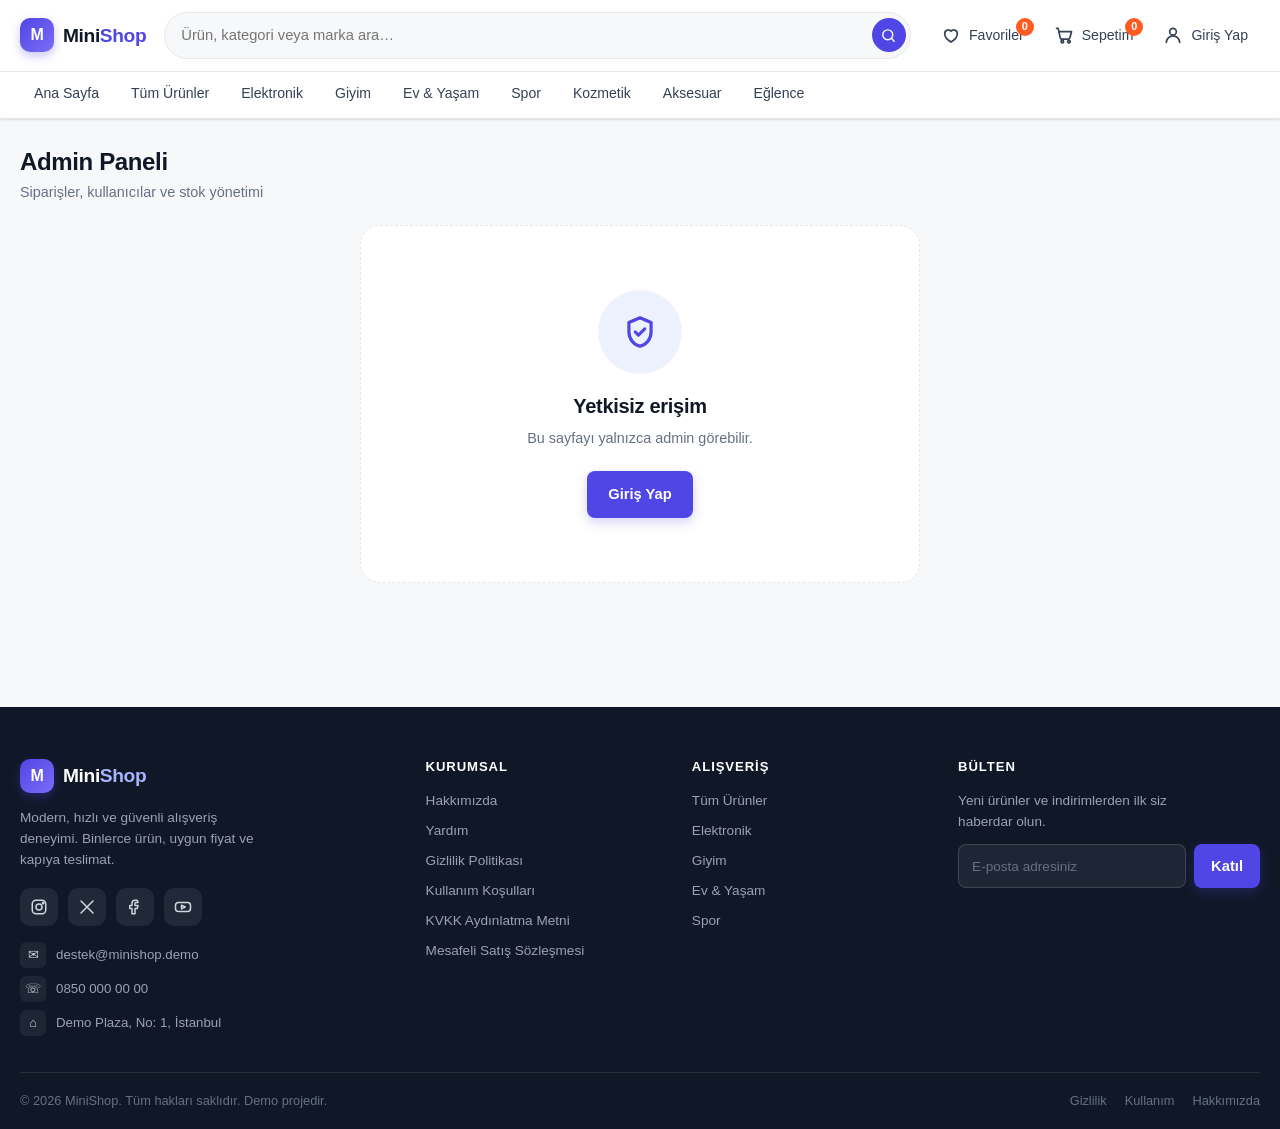
<file: admin.html>
<!DOCTYPE html>
<html lang="tr">
<head>
  <meta charset="UTF-8">
  <meta name="viewport" content="width=device-width, initial-scale=1.0">
  <title>Admin Paneli — MiniShop</title>
  <link rel="stylesheet" href="css/style.css">
  <link rel="icon" href="data:image/svg+xml,%3Csvg xmlns='http://www.w3.org/2000/svg' viewBox='0 0 32 32'%3E%3Crect width='32' height='32' rx='8' fill='%234f46e5'/%3E%3Ctext x='16' y='22' font-family='Arial' font-size='18' font-weight='bold' fill='white' text-anchor='middle'%3EM%3C/text%3E%3C/svg%3E">
</head>
<body data-page="admin">

<a class="skip-link" href="#main">İçeriğe geç</a>
<header id="site-header" class="site-header"></header>

<main id="main" class="container page">
  <div class="section__head" style="margin-bottom:22px">
    <div>
      <h1 class="section__title">Admin Paneli</h1>
      <p class="section__sub">Siparişler, kullanıcılar ve stok yönetimi</p>
    </div>
  </div>
  <div id="adminRoot"></div>
</main>

<footer id="site-footer" class="site-footer"></footer>
<div id="modal-root"></div>

<script src="js/app.js"></script>
<script src="js/admin.js"></script>
</body>
</html>
</file>
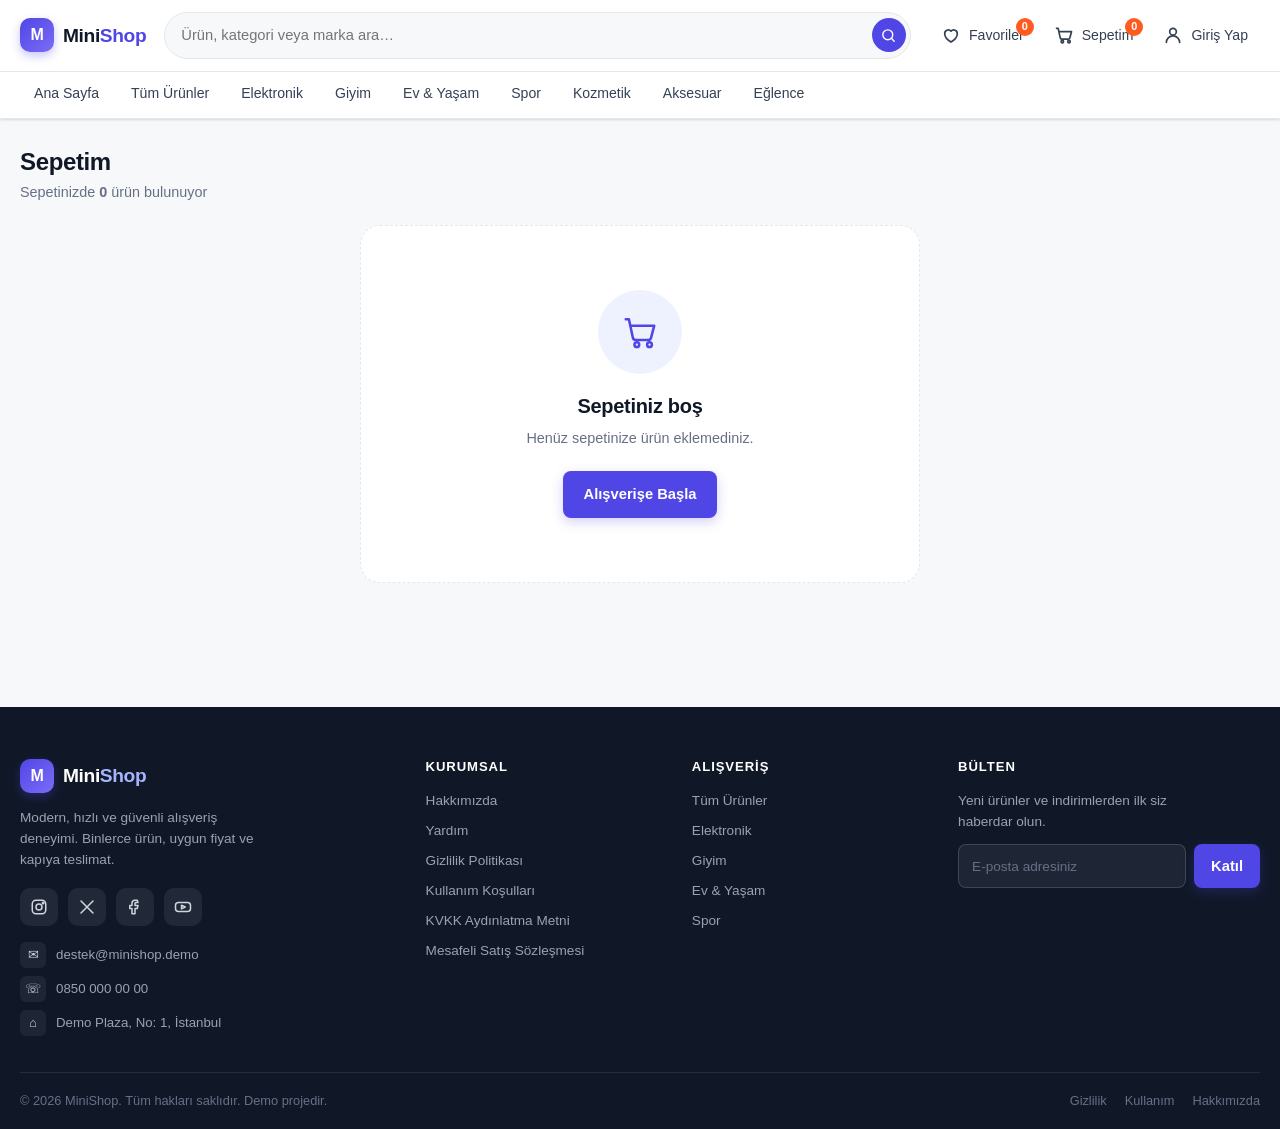
<file: cart.html>
<!DOCTYPE html>
<html lang="tr">
<head>
  <meta charset="UTF-8">
  <meta name="viewport" content="width=device-width, initial-scale=1.0">
  <title>Sepetim — MiniShop</title>
  <meta name="description" content="Sepetinizdeki ürünleri görüntüleyin, adetleri güncelleyin ve ödemeye geçin.">
  <link rel="stylesheet" href="css/style.css">
  <link rel="icon" href="data:image/svg+xml,%3Csvg xmlns='http://www.w3.org/2000/svg' viewBox='0 0 32 32'%3E%3Crect width='32' height='32' rx='8' fill='%234f46e5'/%3E%3Ctext x='16' y='22' font-family='Arial' font-size='18' font-weight='bold' fill='white' text-anchor='middle'%3EM%3C/text%3E%3C/svg%3E">
</head>
<body data-page="cart">

<a class="skip-link" href="#main">İçeriğe geç</a>

<header id="site-header" class="site-header"></header>

<main id="main" class="container page">

  <div class="section__head" style="margin-bottom:22px">
    <div>
      <h1 class="section__title">Sepetim</h1>
      <p class="section__sub">Sepetinizde <strong id="cartItemCount">0</strong> ürün bulunuyor</p>
    </div>
  </div>

  <div id="cartRoot"></div>

</main>

<footer id="site-footer" class="site-footer"></footer>
<div id="modal-root"></div>

<script src="js/app.js"></script>
<script src="js/cart.js"></script>
</body>
</html>
</file>
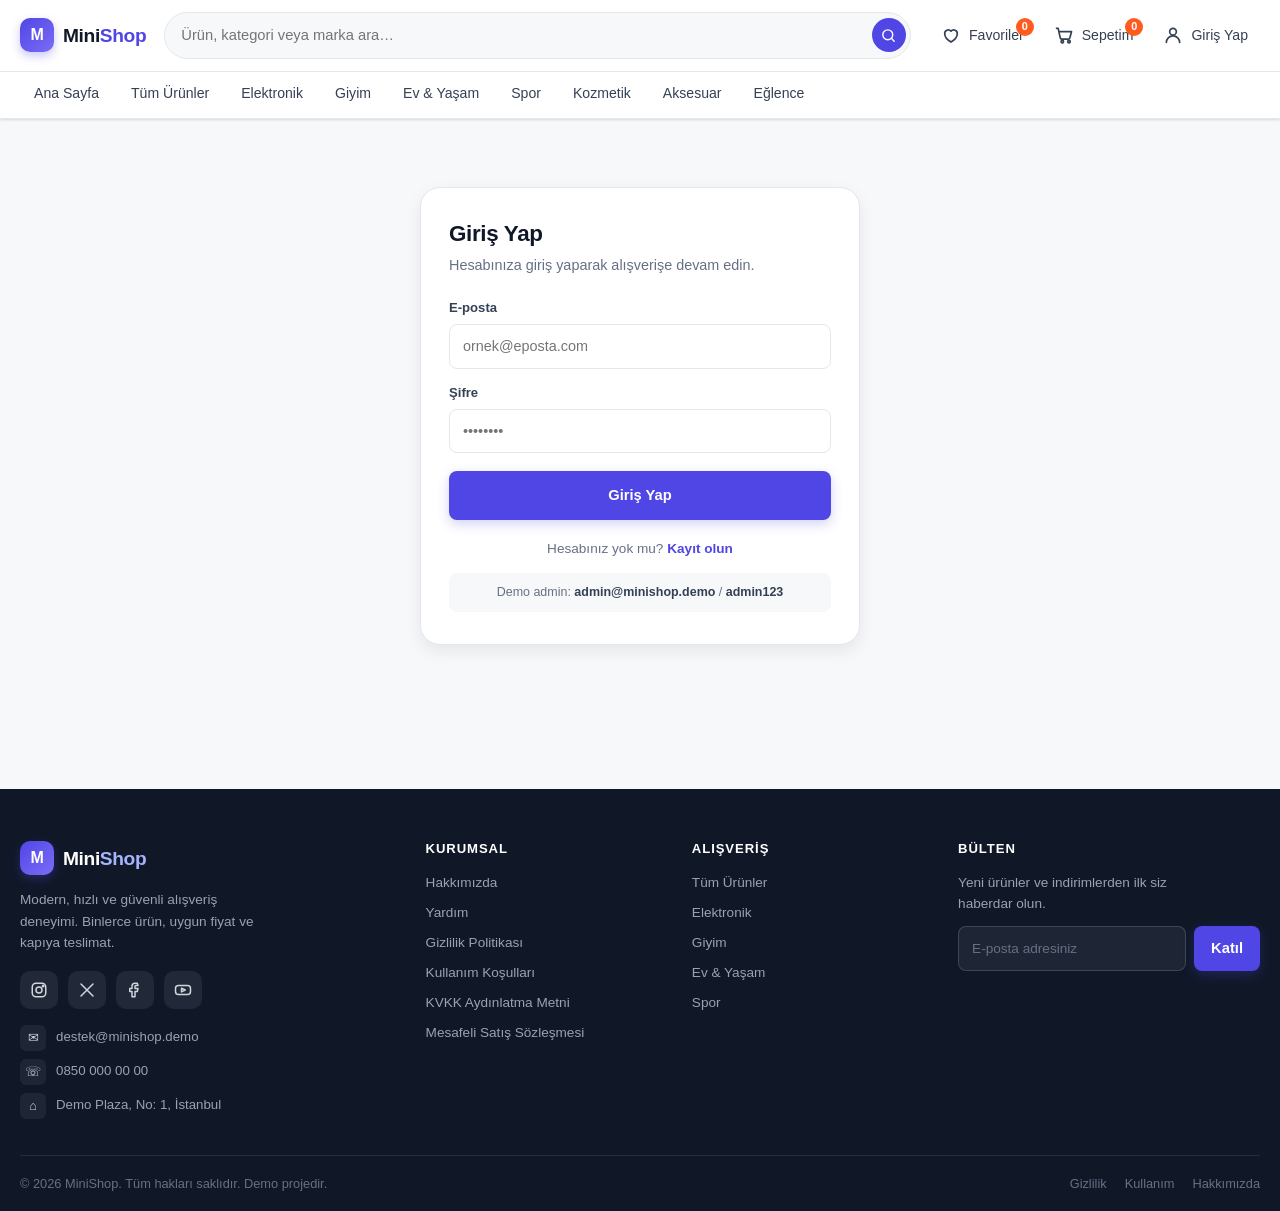
<file: checkout.html>
<!DOCTYPE html>
<html lang="tr">
<head>
  <meta charset="UTF-8">
  <meta name="viewport" content="width=device-width, initial-scale=1.0">
  <title>Ödeme — MiniShop</title>
  <meta name="description" content="Teslimat bilgilerinizi girin ve demo ödeme kodunu kullanarak siparişinizi tamamlayın.">
  <link rel="stylesheet" href="css/style.css">
  <link rel="icon" href="data:image/svg+xml,%3Csvg xmlns='http://www.w3.org/2000/svg' viewBox='0 0 32 32'%3E%3Crect width='32' height='32' rx='8' fill='%234f46e5'/%3E%3Ctext x='16' y='22' font-family='Arial' font-size='18' font-weight='bold' fill='white' text-anchor='middle'%3EM%3C/text%3E%3C/svg%3E">
</head>
<body data-page="checkout">

<a class="skip-link" href="#main">İçeriğe geç</a>

<header id="site-header" class="site-header"></header>

<main id="main" class="container page">

  <div class="section__head" style="margin-bottom:22px">
    <div>
      <h1 class="section__title">Ödeme</h1>
      <p class="section__sub">Demo ödeme adımı — gerçek para çekilmez.</p>
    </div>
  </div>

  <div id="checkoutRoot"></div>

</main>

<footer id="site-footer" class="site-footer"></footer>
<div id="modal-root"></div>

<script src="js/app.js"></script>
<script src="js/checkout.js"></script>
</body>
</html>
</file>
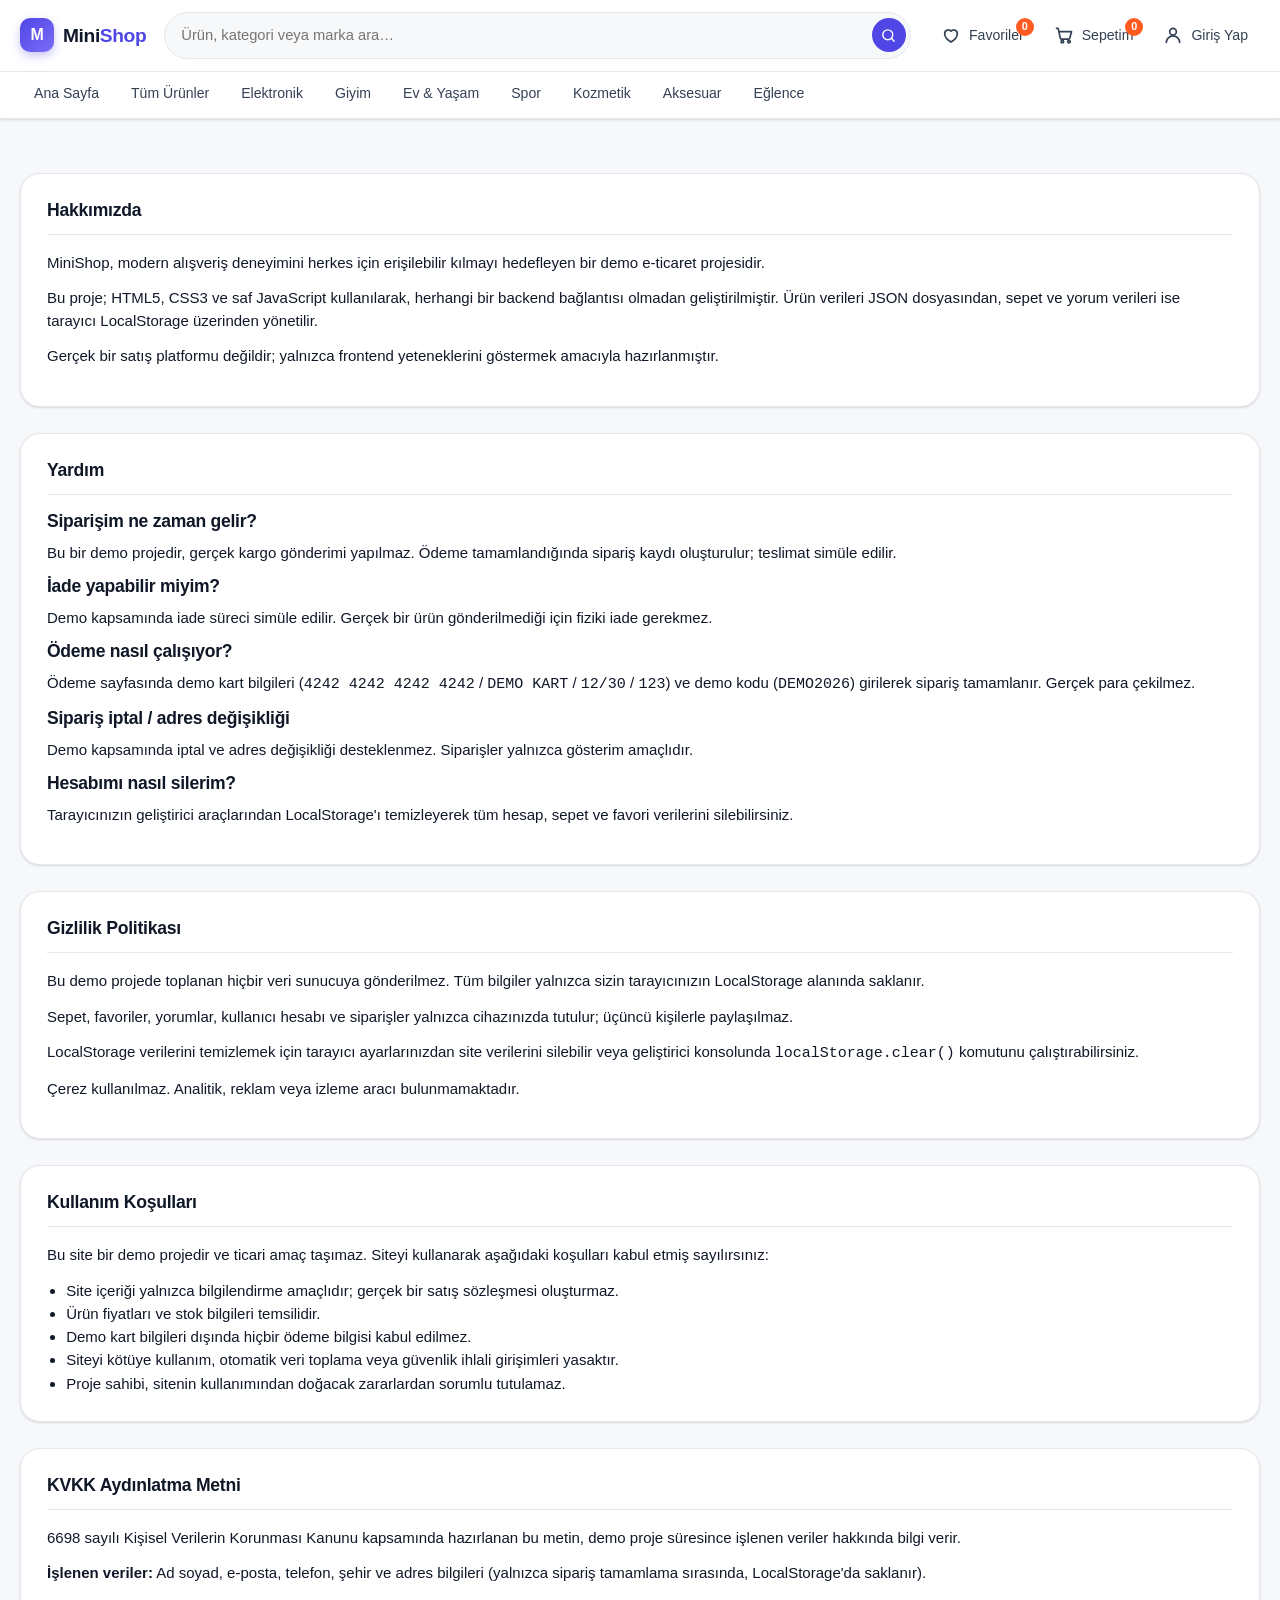
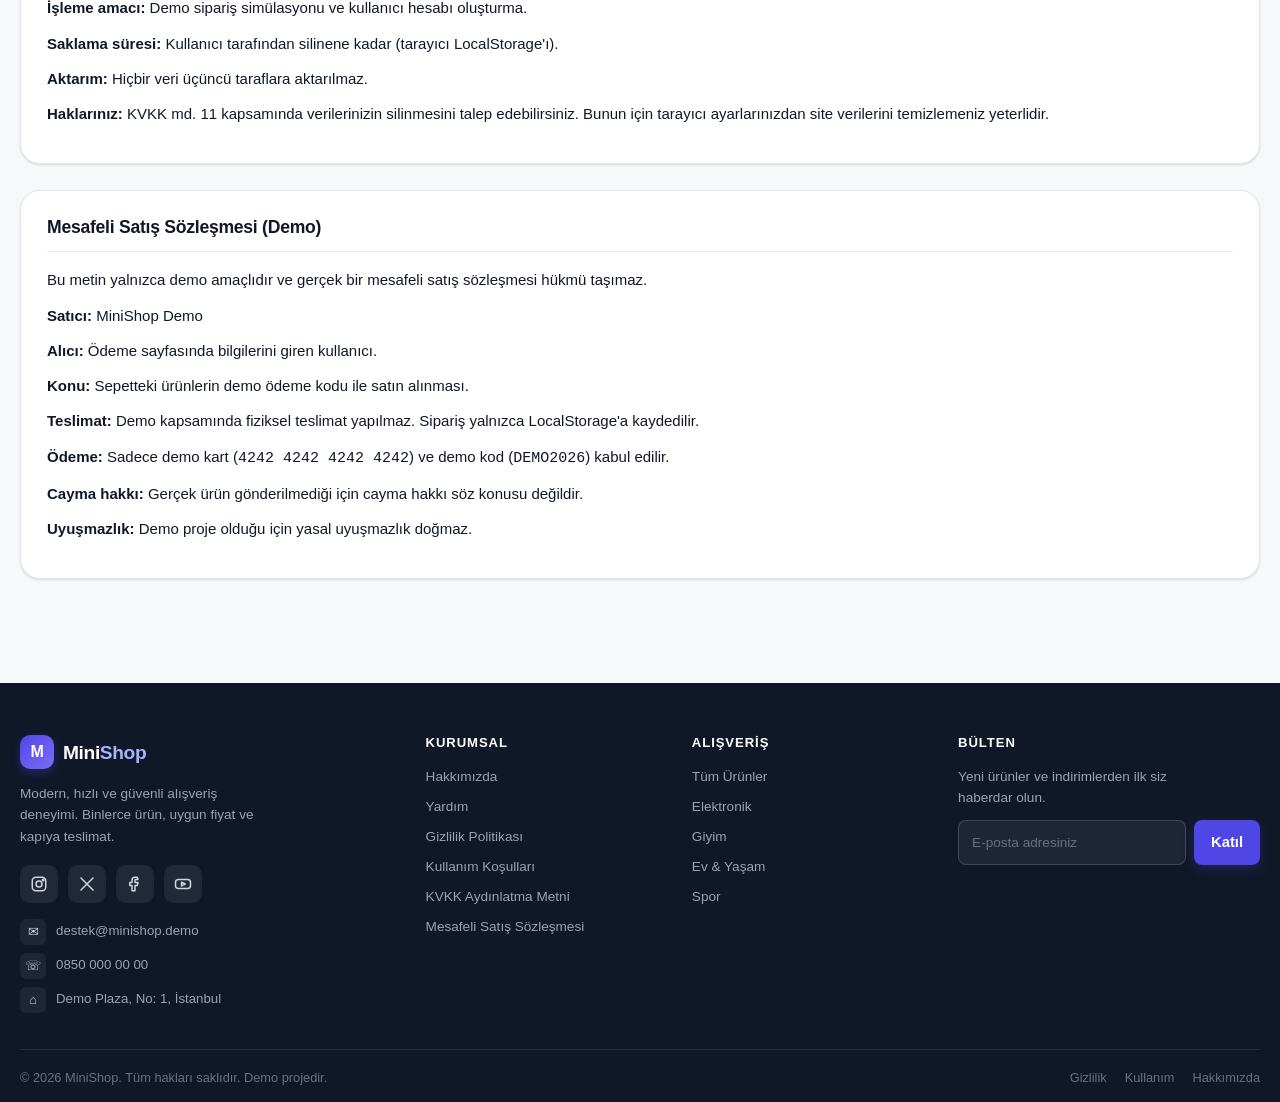
<file: info.html>
<!DOCTYPE html>
<html lang="tr">
<head>
  <meta charset="UTF-8">
  <meta name="viewport" content="width=device-width, initial-scale=1.0">
  <title>Kurumsal — MiniShop</title>
  <link rel="stylesheet" href="css/style.css">
  <link rel="icon" href="data:image/svg+xml,%3Csvg xmlns='http://www.w3.org/2000/svg' viewBox='0 0 32 32'%3E%3Crect width='32' height='32' rx='8' fill='%234f46e5'/%3E%3Ctext x='16' y='22' font-family='Arial' font-size='18' font-weight='bold' fill='white' text-anchor='middle'%3EM%3C/text%3E%3C/svg%3E">
</head>
<body data-page="info">

<a class="skip-link" href="#main">İçeriğe geç</a>
<header id="site-header" class="site-header"></header>

<main id="main" class="container page">
  <div id="infoRoot">

    <section class="detail-block" id="about">
      <h1 class="detail-block__title">Hakkımızda</h1>
      <p>MiniShop, modern alışveriş deneyimini herkes için erişilebilir kılmayı hedefleyen bir demo e-ticaret projesidir.</p>
      <p>Bu proje; HTML5, CSS3 ve saf JavaScript kullanılarak, herhangi bir backend bağlantısı olmadan geliştirilmiştir. Ürün verileri JSON dosyasından, sepet ve yorum verileri ise tarayıcı LocalStorage üzerinden yönetilir.</p>
      <p>Gerçek bir satış platformu değildir; yalnızca frontend yeteneklerini göstermek amacıyla hazırlanmıştır.</p>
    </section>

    <section class="detail-block" id="help">
      <h1 class="detail-block__title">Yardım</h1>
      <h3>Siparişim ne zaman gelir?</h3>
      <p>Bu bir demo projedir, gerçek kargo gönderimi yapılmaz. Ödeme tamamlandığında sipariş kaydı oluşturulur; teslimat simüle edilir.</p>
      <h3>İade yapabilir miyim?</h3>
      <p>Demo kapsamında iade süreci simüle edilir. Gerçek bir ürün gönderilmediği için fiziki iade gerekmez.</p>
      <h3>Ödeme nasıl çalışıyor?</h3>
      <p>Ödeme sayfasında demo kart bilgileri (<code>4242 4242 4242 4242</code> / <code>DEMO KART</code> / <code>12/30</code> / <code>123</code>) ve demo kodu (<code>DEMO2026</code>) girilerek sipariş tamamlanır. Gerçek para çekilmez.</p>
      <h3>Sipariş iptal / adres değişikliği</h3>
      <p>Demo kapsamında iptal ve adres değişikliği desteklenmez. Siparişler yalnızca gösterim amaçlıdır.</p>
      <h3>Hesabımı nasıl silerim?</h3>
      <p>Tarayıcınızın geliştirici araçlarından LocalStorage'ı temizleyerek tüm hesap, sepet ve favori verilerini silebilirsiniz.</p>
    </section>

    <section class="detail-block" id="privacy">
      <h1 class="detail-block__title">Gizlilik Politikası</h1>
      <p>Bu demo projede toplanan hiçbir veri sunucuya gönderilmez. Tüm bilgiler yalnızca sizin tarayıcınızın LocalStorage alanında saklanır.</p>
      <p>Sepet, favoriler, yorumlar, kullanıcı hesabı ve siparişler yalnızca cihazınızda tutulur; üçüncü kişilerle paylaşılmaz.</p>
      <p>LocalStorage verilerini temizlemek için tarayıcı ayarlarınızdan site verilerini silebilir veya geliştirici konsolunda <code>localStorage.clear()</code> komutunu çalıştırabilirsiniz.</p>
      <p>Çerez kullanılmaz. Analitik, reklam veya izleme aracı bulunmamaktadır.</p>
    </section>

    <section class="detail-block" id="terms">
      <h1 class="detail-block__title">Kullanım Koşulları</h1>
      <p>Bu site bir demo projedir ve ticari amaç taşımaz. Siteyi kullanarak aşağıdaki koşulları kabul etmiş sayılırsınız:</p>
      <ul style="padding-left:1.2rem;list-style:disc;">
        <li>Site içeriği yalnızca bilgilendirme amaçlıdır; gerçek bir satış sözleşmesi oluşturmaz.</li>
        <li>Ürün fiyatları ve stok bilgileri temsilidir.</li>
        <li>Demo kart bilgileri dışında hiçbir ödeme bilgisi kabul edilmez.</li>
        <li>Siteyi kötüye kullanım, otomatik veri toplama veya güvenlik ihlali girişimleri yasaktır.</li>
        <li>Proje sahibi, sitenin kullanımından doğacak zararlardan sorumlu tutulamaz.</li>
      </ul>
    </section>

    <section class="detail-block" id="kvkk">
      <h1 class="detail-block__title">KVKK Aydınlatma Metni</h1>
      <p>6698 sayılı Kişisel Verilerin Korunması Kanunu kapsamında hazırlanan bu metin, demo proje süresince işlenen veriler hakkında bilgi verir.</p>
      <p><strong>İşlenen veriler:</strong> Ad soyad, e-posta, telefon, şehir ve adres bilgileri (yalnızca sipariş tamamlama sırasında, LocalStorage'da saklanır).</p>
      <p><strong>İşleme amacı:</strong> Demo sipariş simülasyonu ve kullanıcı hesabı oluşturma.</p>
      <p><strong>Saklama süresi:</strong> Kullanıcı tarafından silinene kadar (tarayıcı LocalStorage'ı).</p>
      <p><strong>Aktarım:</strong> Hiçbir veri üçüncü taraflara aktarılmaz.</p>
      <p><strong>Haklarınız:</strong> KVKK md. 11 kapsamında verilerinizin silinmesini talep edebilirsiniz. Bunun için tarayıcı ayarlarınızdan site verilerini temizlemeniz yeterlidir.</p>
    </section>

    <section class="detail-block" id="distance-sales">
      <h1 class="detail-block__title">Mesafeli Satış Sözleşmesi (Demo)</h1>
      <p>Bu metin yalnızca demo amaçlıdır ve gerçek bir mesafeli satış sözleşmesi hükmü taşımaz.</p>
      <p><strong>Satıcı:</strong> MiniShop Demo</p>
      <p><strong>Alıcı:</strong> Ödeme sayfasında bilgilerini giren kullanıcı.</p>
      <p><strong>Konu:</strong> Sepetteki ürünlerin demo ödeme kodu ile satın alınması.</p>
      <p><strong>Teslimat:</strong> Demo kapsamında fiziksel teslimat yapılmaz. Sipariş yalnızca LocalStorage'a kaydedilir.</p>
      <p><strong>Ödeme:</strong> Sadece demo kart (<code>4242 4242 4242 4242</code>) ve demo kod (<code>DEMO2026</code>) kabul edilir.</p>
      <p><strong>Cayma hakkı:</strong> Gerçek ürün gönderilmediği için cayma hakkı söz konusu değildir.</p>
      <p><strong>Uyuşmazlık:</strong> Demo proje olduğu için yasal uyuşmazlık doğmaz.</p>
    </section>

  </div>
</main>

<footer id="site-footer" class="site-footer"></footer>
<div id="modal-root"></div>

<script src="js/app.js"></script>
<script src="js/info.js"></script>
</body>
</html>
</file>
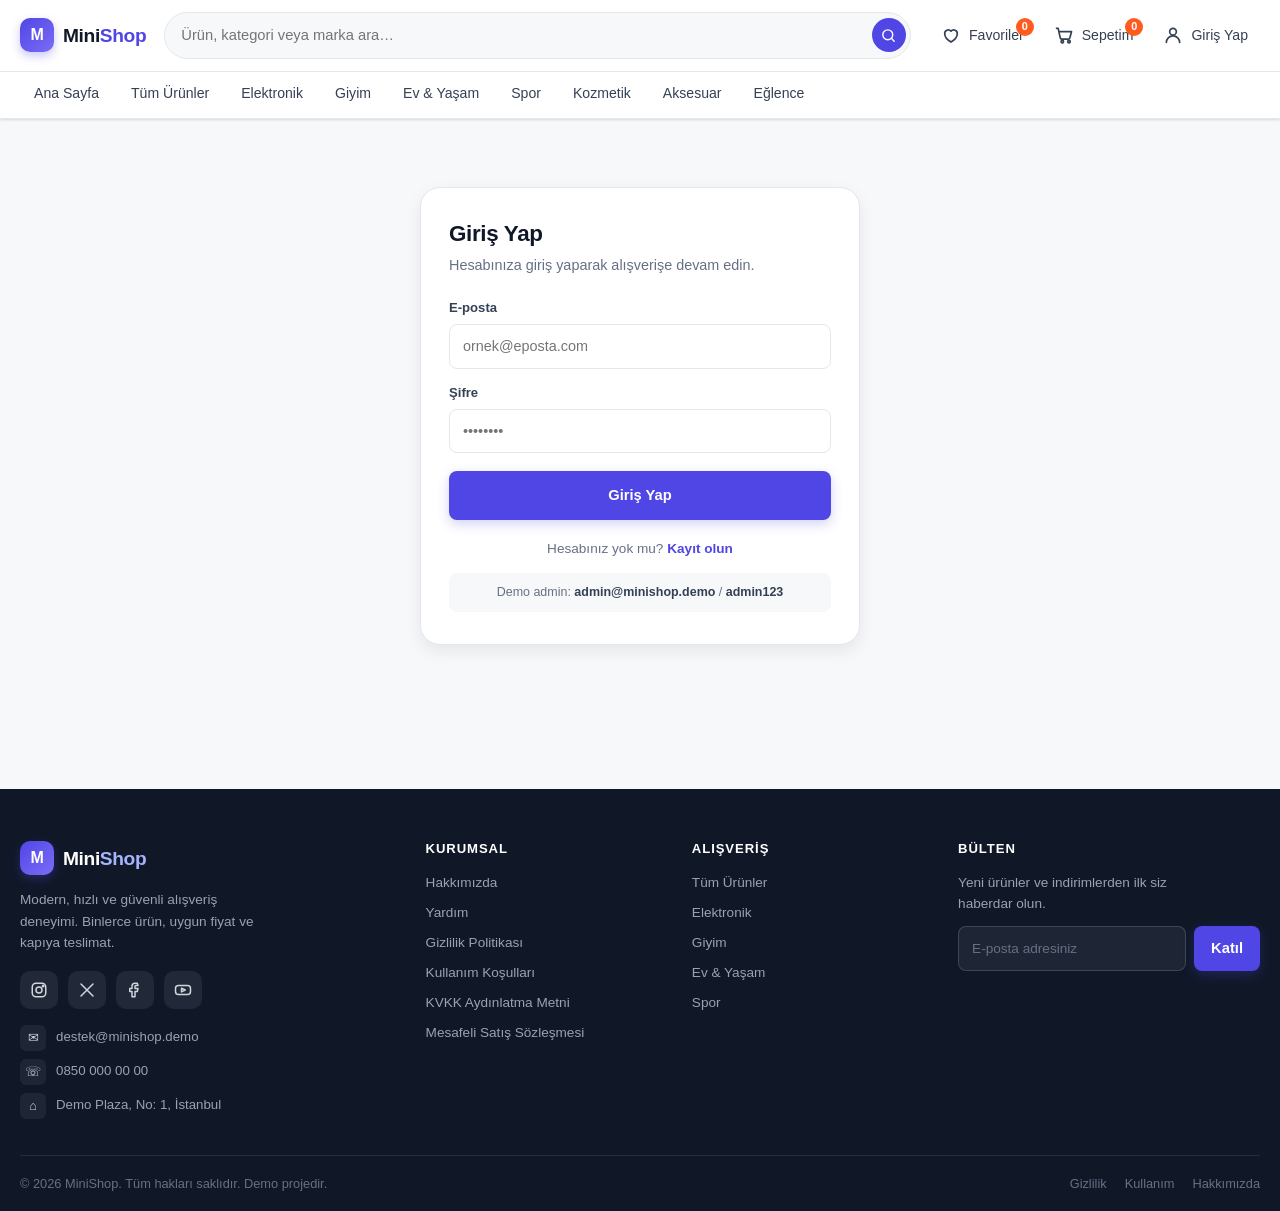
<file: login.html>
<!DOCTYPE html>
<html lang="tr">
<head>
  <meta charset="UTF-8">
  <meta name="viewport" content="width=device-width, initial-scale=1.0">
  <title>Giriş Yap — MiniShop</title>
  <link rel="stylesheet" href="css/style.css">
  <link rel="icon" href="data:image/svg+xml,%3Csvg xmlns='http://www.w3.org/2000/svg' viewBox='0 0 32 32'%3E%3Crect width='32' height='32' rx='8' fill='%234f46e5'/%3E%3Ctext x='16' y='22' font-family='Arial' font-size='18' font-weight='bold' fill='white' text-anchor='middle'%3EM%3C/text%3E%3C/svg%3E">
</head>
<body data-page="login">

<a class="skip-link" href="#main">İçeriğe geç</a>
<header id="site-header" class="site-header"></header>

<main id="main" class="container page">
  <div id="loginRoot"></div>
</main>

<footer id="site-footer" class="site-footer"></footer>

<script src="js/app.js"></script>
<script src="js/auth.js"></script>
</body>
</html>
</file>
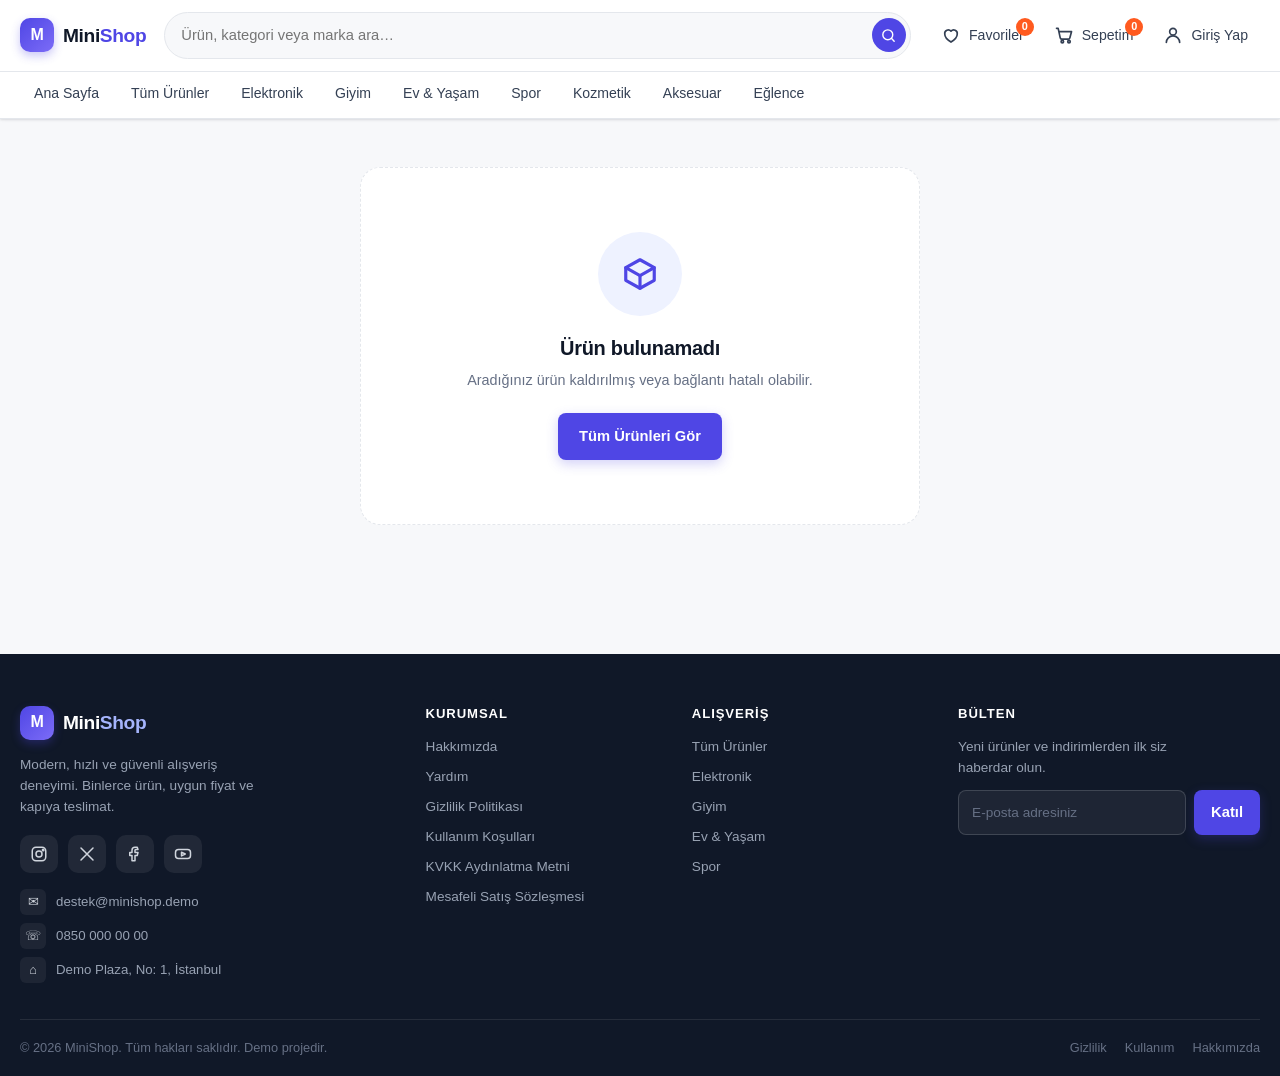
<file: product.html>
<!DOCTYPE html>
<html lang="tr">
<head>
  <meta charset="UTF-8">
  <meta name="viewport" content="width=device-width, initial-scale=1.0">
  <title>Ürün Detayı — MiniShop</title>
  <meta name="description" content="Ürün detayları, teknik özellikler, taksit seçenekleri ve kullanıcı yorumları.">
  <link rel="stylesheet" href="css/style.css">
  <link rel="icon" href="data:image/svg+xml,%3Csvg xmlns='http://www.w3.org/2000/svg' viewBox='0 0 32 32'%3E%3Crect width='32' height='32' rx='8' fill='%234f46e5'/%3E%3Ctext x='16' y='22' font-family='Arial' font-size='18' font-weight='bold' fill='white' text-anchor='middle'%3EM%3C/text%3E%3C/svg%3E">
</head>
<body data-page="product">

<a class="skip-link" href="#main">İçeriğe geç</a>

<header id="site-header" class="site-header"></header>

<main id="main" class="container page">

  <nav class="breadcrumb" id="breadcrumb" aria-label="Sayfa yolu"></nav>

  <div id="productDetail"></div>

  <div id="reviewsRoot"></div>

  <section class="section" id="relatedSection" style="padding-bottom:0">
    <div class="section__head">
      <div>
        <h2 class="section__title">Benzer Ürünler</h2>
        <p class="section__sub">Bu ürünle birlikte beğenebilecekleriniz</p>
      </div>
      <a class="link-more" href="category.html">Tümünü Gör →</a>
    </div>
    <div class="product-grid" id="relatedGrid"></div>
  </section>

</main>

<footer id="site-footer" class="site-footer"></footer>
<div id="modal-root"></div>

<script src="js/app.js"></script>
<script src="js/products.js"></script>
<script src="js/reviews.js"></script>
</body>
</html>
</file>
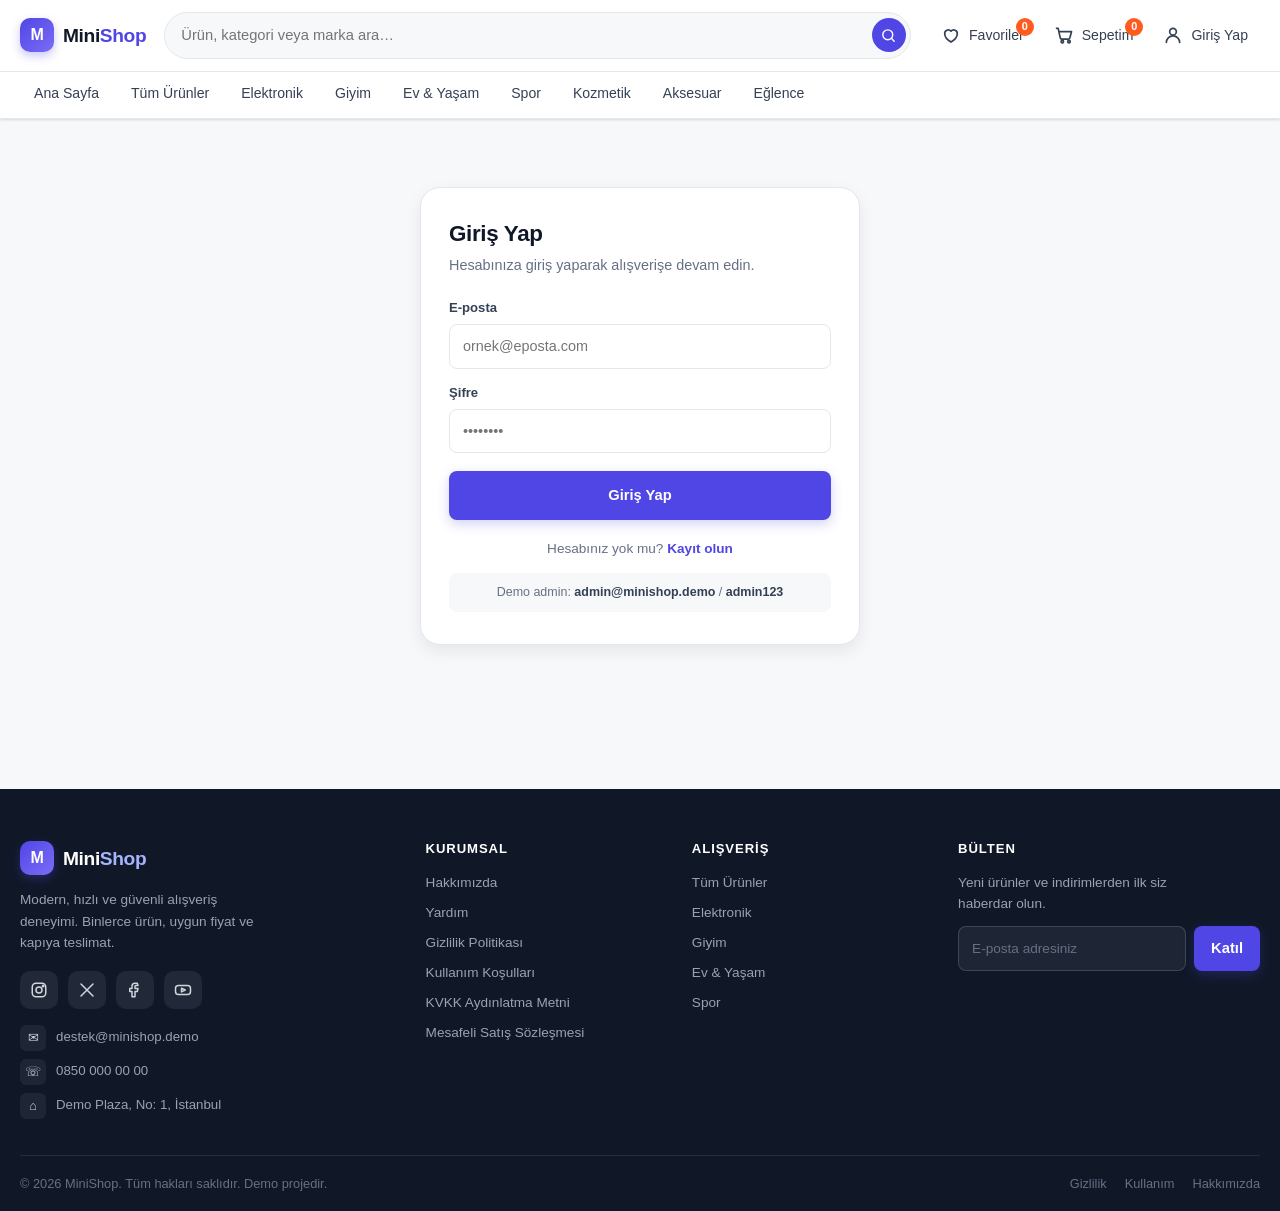
<file: profile.html>
<!DOCTYPE html>
<html lang="tr">
<head>
  <meta charset="UTF-8">
  <meta name="viewport" content="width=device-width, initial-scale=1.0">
  <title>Hesabım — MiniShop</title>
  <link rel="stylesheet" href="css/style.css">
  <link rel="icon" href="data:image/svg+xml,%3Csvg xmlns='http://www.w3.org/2000/svg' viewBox='0 0 32 32'%3E%3Crect width='32' height='32' rx='8' fill='%234f46e5'/%3E%3Ctext x='16' y='22' font-family='Arial' font-size='18' font-weight='bold' fill='white' text-anchor='middle'%3EM%3C/text%3E%3C/svg%3E">
</head>
<body data-page="profile">

<a class="skip-link" href="#main">İçeriğe geç</a>
<header id="site-header" class="site-header"></header>

<main id="main" class="container page">
  <div class="section__head" style="margin-bottom:22px">
    <div>
      <h1 class="section__title">Hesabım</h1>
      <p class="section__sub">Profil bilgileri, iletişim bilgileri ve siparişler</p>
    </div>
  </div>
  <div id="profileRoot"></div>
</main>

<footer id="site-footer" class="site-footer"></footer>

<script src="js/app.js"></script>
<script src="js/profile.js"></script>
</body>
</html>
</file>
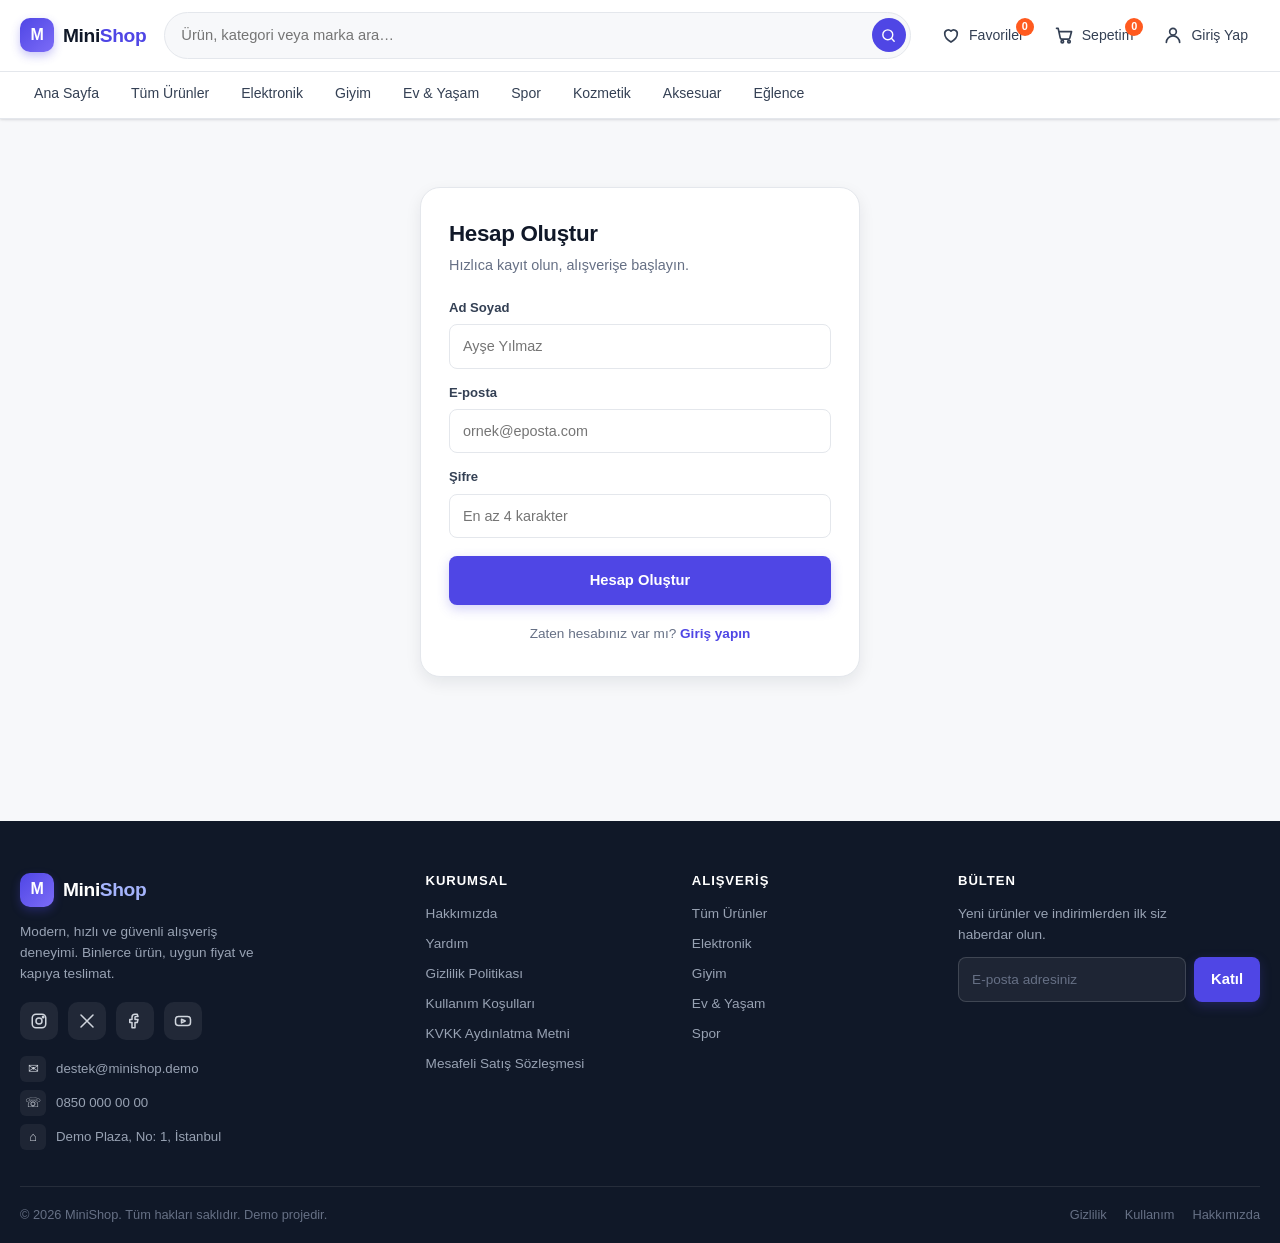
<file: register.html>
<!DOCTYPE html>
<html lang="tr">
<head>
  <meta charset="UTF-8">
  <meta name="viewport" content="width=device-width, initial-scale=1.0">
  <title>Kayıt Ol — MiniShop</title>
  <link rel="stylesheet" href="css/style.css">
  <link rel="icon" href="data:image/svg+xml,%3Csvg xmlns='http://www.w3.org/2000/svg' viewBox='0 0 32 32'%3E%3Crect width='32' height='32' rx='8' fill='%234f46e5'/%3E%3Ctext x='16' y='22' font-family='Arial' font-size='18' font-weight='bold' fill='white' text-anchor='middle'%3EM%3C/text%3E%3C/svg%3E">
</head>
<body data-page="register">

<a class="skip-link" href="#main">İçeriğe geç</a>
<header id="site-header" class="site-header"></header>

<main id="main" class="container page">
  <div id="registerRoot"></div>
</main>

<footer id="site-footer" class="site-footer"></footer>

<script src="js/app.js"></script>
<script src="js/auth.js"></script>
</body>
</html>
</file>
<file: css/style.css>
/* =====================================================================
   MiniShop — style.css
   ===================================================================== */
:root {
  --brand: #4f46e5; --brand-dark: #4338ca; --brand-soft: #eef2ff;
  --accent: #ff5a1f; --accent-soft: #fff1eb;
  --ink: #101828; --ink-2: #344054; --muted: #667085;
  --line: #e4e7ec; --bg: #f7f8fa; --card: #fff;
  --success: #12b76a; --danger: #f04438; --warning: #f79009;
  --star: #f5a623; --star-empty: #d5d9e2;
  --radius-sm: 8px; --radius: 14px; --radius-lg: 20px;
  --shadow-sm: 0 1px 2px rgba(16,24,40,.06), 0 1px 3px rgba(16,24,40,.08);
  --shadow-md: 0 6px 16px rgba(16,24,40,.08);
  --shadow-lg: 0 18px 40px rgba(16,24,40,.12);
  --container: 1240px;
  --transition: .25s cubic-bezier(.4,0,.2,1);
}

*,*::before,*::after { box-sizing: border-box; }
html { -webkit-text-size-adjust: 100%; scroll-behavior: smooth; }
body {
  margin: 0;
  font-family: -apple-system, BlinkMacSystemFont, "Segoe UI", Roboto, "Helvetica Neue", Arial, sans-serif;
  font-size: 15px; line-height: 1.55; color: var(--ink); background: var(--bg);
  -webkit-font-smoothing: antialiased;
}
body.no-scroll { overflow: hidden; }
img { max-width: 100%; display: block; }
a { color: inherit; text-decoration: none; }
button { font: inherit; cursor: pointer; border: none; background: none; color: inherit; }
input, select, textarea { font: inherit; color: inherit; }
h1,h2,h3,h4 { margin: 0 0 .5rem; line-height: 1.25; font-weight: 700; letter-spacing: -.015em; }
p { margin: 0 0 .75rem; }
ul { margin: 0; padding: 0; list-style: none; }
:focus-visible { outline: 2px solid var(--brand); outline-offset: 2px; border-radius: 4px; }

.sr-only { position: absolute; width: 1px; height: 1px; padding: 0; margin: -1px; overflow: hidden; clip: rect(0 0 0 0); white-space: nowrap; border: 0; }
.skip-link { position: absolute; left: 12px; top: -60px; background: var(--brand); color: #fff; padding: 10px 16px; border-radius: var(--radius-sm); z-index: 200; transition: top var(--transition); }
.skip-link:focus { top: 12px; }

.container { width: min(100% - 2rem, var(--container)); margin-inline: auto; }
.page { padding: 28px 0 64px; min-height: 55vh; }
.section { padding: 36px 0; }
.section__head { display: flex; align-items: flex-end; justify-content: space-between; gap: 16px; margin-bottom: 20px; flex-wrap: wrap; }
.section__title { font-size: 1.5rem; margin: 0; }
.section__sub { margin: 4px 0 0; color: var(--muted); font-size: .9rem; }
.link-more { color: var(--brand); font-weight: 600; font-size: .9rem; display: inline-flex; align-items: center; gap: 6px; transition: gap var(--transition); white-space: nowrap; }
.link-more:hover { gap: 12px; color: var(--brand-dark); }

.btn {
  display: inline-flex; align-items: center; justify-content: center; gap: 8px;
  padding: 11px 20px; border-radius: var(--radius-sm); font-weight: 600; font-size: .92rem;
  transition: background var(--transition), color var(--transition), transform .12s ease, box-shadow var(--transition), border-color var(--transition);
  border: 1px solid transparent; white-space: nowrap;
}
.btn:active { transform: scale(.98); }
.btn--primary { background: var(--brand); color: #fff; box-shadow: 0 4px 12px rgba(79,70,229,.25); }
.btn--primary:hover { background: var(--brand-dark); box-shadow: 0 6px 18px rgba(79,70,229,.32); }
.btn--ghost { background: #fff; border-color: var(--line); color: var(--ink-2); }
.btn--ghost:hover { border-color: var(--brand); color: var(--brand); }
.btn--danger-ghost { background: transparent; border-color: var(--line); color: var(--danger); }
.btn--danger-ghost:hover { background: #fef3f2; border-color: var(--danger); }
.btn--block { width: 100%; }
.btn:disabled { opacity: .55; cursor: not-allowed; box-shadow: none; transform: none; }

/* Header */
.site-header { position: sticky; top: 0; z-index: 80; background: #fff; border-bottom: 1px solid var(--line); box-shadow: var(--shadow-sm); }
.header__inner { display: flex; align-items: center; gap: 18px; padding: 12px 0; }
.logo { display: inline-flex; align-items: center; gap: 9px; font-size: 1.2rem; font-weight: 600; letter-spacing: -.02em; flex-shrink: 0; }
.logo__mark { width: 34px; height: 34px; border-radius: 10px; background: linear-gradient(135deg, var(--brand), #7c6cf7); color: #fff; display: grid; place-items: center; font-weight: 800; font-size: 1rem; box-shadow: 0 4px 10px rgba(79,70,229,.3); }
.logo__text strong { font-weight: 800; color: var(--brand); }

.search { position: relative; flex: 1 1 320px; display: flex; min-width: 200px; }
.search__input { width: 100%; padding: 11px 44px 11px 16px; border: 1px solid var(--line); border-radius: 999px; background: var(--bg); font-size: .92rem; transition: border-color var(--transition), background var(--transition), box-shadow var(--transition); }
.search__input:focus { outline: none; background: #fff; border-color: var(--brand); box-shadow: 0 0 0 3px rgba(79,70,229,.12); }
.search__submit { position: absolute; right: 5px; top: 50%; transform: translateY(-50%); width: 34px; height: 34px; border-radius: 50%; display: grid; place-items: center; background: var(--brand); color: #fff; transition: background var(--transition); }
.search__submit:hover { background: var(--brand-dark); }
.search__submit svg { width: 17px; height: 17px; }
.search__panel { position: absolute; top: calc(100% + 8px); left: 0; right: 0; background: #fff; border: 1px solid var(--line); border-radius: var(--radius); box-shadow: var(--shadow-lg); overflow: hidden; z-index: 90; max-height: 420px; overflow-y: auto; }
.search-result { display: flex; align-items: center; gap: 12px; padding: 10px 14px; transition: background var(--transition); border-bottom: 1px solid #f2f4f7; }
.search-result:last-child { border-bottom: none; }
.search-result:hover, .search-result.is-active { background: var(--brand-soft); }
.search-result__img { width: 44px; height: 44px; border-radius: 8px; object-fit: cover; background: var(--bg); flex-shrink: 0; }
.search-result__body { min-width: 0; flex: 1; }
.search-result__name { font-size: .88rem; font-weight: 600; overflow: hidden; text-overflow: ellipsis; white-space: nowrap; }
.search-result__meta { font-size: .76rem; color: var(--muted); }
.search-result__price { font-size: .85rem; font-weight: 700; color: var(--brand); white-space: nowrap; }
.search-empty { padding: 18px 16px; color: var(--muted); font-size: .88rem; text-align: center; }
.search__all { display: block; padding: 12px 16px; text-align: center; font-size: .85rem; font-weight: 600; color: var(--brand); background: #fafbff; border-top: 1px solid var(--line); }
.search__all:hover { background: var(--brand-soft); }

.header__actions { display: flex; align-items: center; gap: 6px; flex-shrink: 0; }
.action { position: relative; display: inline-flex; align-items: center; gap: 8px; padding: 9px 12px; border-radius: var(--radius-sm); color: var(--ink-2); font-size: .88rem; font-weight: 500; transition: background var(--transition), color var(--transition); }
.action:hover { background: var(--brand-soft); color: var(--brand); }
.action svg { width: 20px; height: 20px; }
.badge { position: absolute; top: 2px; right: 2px; min-width: 18px; height: 18px; padding: 0 5px; border-radius: 999px; background: var(--accent); color: #fff; font-size: .68rem; font-weight: 700; display: grid; place-items: center; line-height: 1; }

/* Kullanıcı menüsü */
.auth-slot { display: inline-flex; align-items: center; }
.user-menu { position: relative; }
.user-menu__toggle { display: inline-flex; align-items: center; gap: 8px; padding: 6px 10px 6px 6px; border-radius: 999px; border: 1px solid var(--line); transition: border-color var(--transition), background var(--transition); }
.user-menu__toggle:hover { border-color: var(--brand); background: var(--brand-soft); }
.user-avatar { width: 30px; height: 30px; border-radius: 50%; background: linear-gradient(135deg, var(--brand), #7c6cf7); color: #fff; display: grid; place-items: center; font-weight: 700; font-size: .82rem; }
.user-menu__dropdown { position: absolute; right: 0; top: calc(100% + 8px); min-width: 240px; background: #fff; border: 1px solid var(--line); border-radius: var(--radius); box-shadow: var(--shadow-lg); padding: 8px; z-index: 100; }
.user-menu__head { padding: 10px 12px; border-bottom: 1px solid var(--line); margin-bottom: 6px; display: flex; flex-direction: column; gap: 2px; }
.user-menu__head strong { font-size: .9rem; }
.user-menu__head small { color: var(--muted); font-size: .78rem; }
.user-badge { align-self: flex-start; margin-top: 4px; background: var(--brand-soft); color: var(--brand); font-size: .68rem; font-weight: 700; padding: 2px 8px; border-radius: 999px; text-transform: uppercase; }
.user-menu__item { display: block; width: 100%; text-align: left; padding: 9px 12px; border-radius: var(--radius-sm); font-size: .88rem; color: var(--ink-2); transition: background var(--transition), color var(--transition); }
.user-menu__item:hover { background: var(--bg); color: var(--brand); }
.user-menu__item--danger { color: var(--danger); }
.user-menu__item--danger:hover { background: #fef3f2; color: var(--danger); }

.burger { display: none; width: 40px; height: 40px; border-radius: var(--radius-sm); padding: 9px; flex-direction: column; justify-content: space-between; border: 1px solid var(--line); }
.burger span { display: block; height: 2px; width: 100%; background: var(--ink-2); border-radius: 2px; }

.header__nav { border-top: 1px solid var(--line); background: #fff; }
.header__nav-inner { display: flex; align-items: center; gap: 4px; overflow-x: auto; scrollbar-width: none; }
.header__nav-inner::-webkit-scrollbar { display: none; }
.nav-link { padding: 11px 14px; font-size: .88rem; font-weight: 500; color: var(--ink-2); white-space: nowrap; border-bottom: 2px solid transparent; transition: color var(--transition), border-color var(--transition); }
.nav-link:hover { color: var(--brand); }
.nav-link.is-active { color: var(--brand); border-bottom-color: var(--brand); font-weight: 600; }

/* Hero */
.hero { background: linear-gradient(135deg, #1e1b4b 0%, #4f46e5 55%, #7c6cf7 100%); color: #fff; overflow: hidden; position: relative; }
.hero::after { content: ""; position: absolute; inset: 0; background: radial-gradient(circle at 82% 25%, rgba(255,255,255,.18), transparent 45%); pointer-events: none; }
.hero__inner { position: relative; z-index: 1; display: grid; grid-template-columns: 1.1fr .9fr; gap: 32px; align-items: center; padding: 64px 0; }
.hero__eyebrow { display: inline-flex; align-items: center; gap: 8px; background: rgba(255,255,255,.14); border: 1px solid rgba(255,255,255,.22); padding: 6px 14px; border-radius: 999px; font-size: .78rem; font-weight: 600; letter-spacing: .03em; text-transform: uppercase; margin-bottom: 18px; }
.hero__title { font-size: clamp(1.9rem, 4vw, 3.1rem); line-height: 1.1; margin-bottom: 16px; letter-spacing: -.03em; }
.hero__title em { font-style: normal; color: #ffd9c9; }
.hero__text { font-size: 1.02rem; color: rgba(255,255,255,.82); max-width: 46ch; margin-bottom: 26px; }
.hero__cta { display: flex; gap: 12px; flex-wrap: wrap; }
.hero .btn--ghost { background: rgba(255,255,255,.1); border-color: rgba(255,255,255,.35); color: #fff; }
.hero .btn--ghost:hover { background: rgba(255,255,255,.2); border-color: #fff; color: #fff; }
.hero__art { display: grid; grid-template-columns: 1fr 1fr; gap: 14px; }
.hero__art img { width: 100%; aspect-ratio: 1/1; object-fit: cover; border-radius: var(--radius-lg); box-shadow: var(--shadow-lg); border: 1px solid rgba(255,255,255,.18); }
.hero__art img:nth-child(1) { transform: translateY(-18px); }
.hero__art img:nth-child(2) { transform: translateY(18px); }
.hero__art img:nth-child(3) { transform: translateY(-18px); }
.hero__art img:nth-child(4) { transform: translateY(18px); }

/* Kategori kartları */
.category-grid { display: grid; grid-template-columns: repeat(auto-fit, minmax(150px, 1fr)); gap: 16px; }
.category-card { background: #fff; border: 1px solid var(--line); border-radius: var(--radius); padding: 22px 16px; text-align: center; transition: transform var(--transition), box-shadow var(--transition), border-color var(--transition), background var(--transition); }
.category-card:hover { transform: translateY(-4px); box-shadow: var(--shadow-md); border-color: var(--brand); background: var(--brand-soft); }
.category-card__icon { width: 54px; height: 54px; margin: 0 auto 12px; border-radius: 16px; display: grid; place-items: center; background: var(--brand-soft); color: var(--brand); transition: background var(--transition), color var(--transition); }
.category-card:hover .category-card__icon { background: var(--brand); color: #fff; }
.category-card__icon svg { width: 26px; height: 26px; }
.category-card__name { font-weight: 600; font-size: .92rem; }
.category-card__count { font-size: .78rem; color: var(--muted); }

/* Ürün kartı */
.product-grid { display: grid; grid-template-columns: repeat(auto-fill, minmax(220px, 1fr)); gap: 20px; }
.product-card { position: relative; display: flex; flex-direction: column; background: var(--card); border: 1px solid var(--line); border-radius: var(--radius); overflow: hidden; transition: transform var(--transition), box-shadow var(--transition), border-color var(--transition); }
.product-card:hover { transform: translateY(-4px); box-shadow: var(--shadow-lg); border-color: transparent; }
.product-card__media { position: relative; aspect-ratio: 1/1; background: #f2f4f8; overflow: hidden; }
.product-card__image-link { display: block; width: 100%; height: 100%; }
.product-card__media img { width: 100%; height: 100%; object-fit: cover; transition: transform .45s ease; }
.product-card:hover .product-card__media img { transform: scale(1.06); }
.badge-discount { position: absolute; top: 10px; left: 10px; background: var(--accent); color: #fff; font-size: .72rem; font-weight: 700; padding: 4px 9px; border-radius: 999px; box-shadow: 0 3px 8px rgba(255,90,31,.35); }
.badge-stock { position: absolute; top: 10px; left: 10px; background: rgba(16,24,40,.82); color: #fff; font-size: .72rem; font-weight: 600; padding: 4px 9px; border-radius: 999px; }
.badge-discount + .badge-stock { top: 40px; }
.fav-btn { position: absolute; top: 10px; right: 10px; width: 34px; height: 34px; display: grid; place-items: center; background: rgba(255,255,255,.92); border-radius: 50%; color: var(--ink-2); box-shadow: var(--shadow-sm); transition: background var(--transition), color var(--transition), transform .15s ease; }
.fav-btn svg { width: 18px; height: 18px; }
.fav-btn:hover { color: var(--danger); transform: scale(1.08); }
.fav-btn.is-active { color: var(--danger); }
.fav-btn.is-active svg { fill: var(--danger); }
.product-card__body { display: flex; flex-direction: column; gap: 6px; padding: 14px 14px 16px; flex: 1; }
.product-card__brand { font-size: .74rem; font-weight: 600; letter-spacing: .04em; text-transform: uppercase; color: var(--muted); }
.product-card__title { font-size: .92rem; font-weight: 600; margin: 0; line-height: 1.35; display: -webkit-box; -webkit-line-clamp: 2; -webkit-box-orient: vertical; overflow: hidden; min-height: 2.5em; }
.product-card__title a:hover { color: var(--brand); }
.product-card__rating { display: flex; align-items: center; gap: 6px; }
.product-card__reviews { font-size: .76rem; color: var(--muted); }
.product-card__prices { display: flex; align-items: baseline; gap: 8px; flex-wrap: wrap; margin-top: auto; }
.price { font-size: 1.08rem; font-weight: 800; color: var(--ink); letter-spacing: -.02em; }
.price-old { font-size: .82rem; color: var(--muted); text-decoration: line-through; }
.product-card .btn { margin-top: 10px; padding: 9px 14px; font-size: .85rem; }

/* Yıldızlar */
.stars { display: inline-flex; gap: 1px; font-size: .95rem; line-height: 1; }
.star--full { color: var(--star); }
.star--empty { color: var(--star-empty); }
.star--half { background: linear-gradient(90deg, var(--star) 0 50%, var(--star-empty) 50% 100%); -webkit-background-clip: text; background-clip: text; color: transparent; -webkit-text-fill-color: transparent; }

/* Özellik şeridi */
.features { display: grid; grid-template-columns: repeat(auto-fit, minmax(200px, 1fr)); gap: 16px; background: #fff; border: 1px solid var(--line); border-radius: var(--radius-lg); padding: 22px; box-shadow: var(--shadow-sm); }
.feature { display: flex; align-items: center; gap: 12px; }
.feature__icon { width: 42px; height: 42px; flex-shrink: 0; border-radius: 12px; display: grid; place-items: center; background: var(--brand-soft); color: var(--brand); }
.feature__icon svg { width: 20px; height: 20px; }
.feature__title { font-size: .88rem; font-weight: 700; margin: 0; }
.feature__text { font-size: .78rem; color: var(--muted); margin: 0; }

/* CTA band */
.cta-band { background: linear-gradient(120deg, var(--brand) 0%, #7c6cf7 100%); border-radius: var(--radius-lg); padding: 36px 28px; color: #fff; display: flex; align-items: center; justify-content: space-between; gap: 20px; flex-wrap: wrap; }
.cta-band h2 { margin: 0 0 6px; font-size: 1.4rem; }
.cta-band p { margin: 0; color: rgba(255,255,255,.82); font-size: .92rem; }
.cta-band .btn { background: #fff; color: var(--brand); }
.cta-band .btn:hover { background: #f2f1ff; }

/* Kategori sayfası */
.category-layout { display: grid; grid-template-columns: 270px 1fr; gap: 26px; align-items: start; }
.filters { background: #fff; border: 1px solid var(--line); border-radius: var(--radius); padding: 18px; position: sticky; top: 130px; box-shadow: var(--shadow-sm); }
.filters__head { display: flex; align-items: center; justify-content: space-between; margin-bottom: 14px; }
.filters__head h2 { font-size: 1rem; margin: 0; }
.filter-group { border-top: 1px solid var(--line); padding: 14px 0; }
.filter-group:last-of-type { padding-bottom: 0; }
.filter-group__title { font-size: .82rem; font-weight: 700; text-transform: uppercase; letter-spacing: .05em; color: var(--ink-2); margin: 0 0 10px; }
.filter-list { display: flex; flex-direction: column; gap: 2px; max-height: 230px; overflow-y: auto; }
.filter-option { display: flex; align-items: center; gap: 9px; padding: 7px 8px; border-radius: var(--radius-sm); font-size: .86rem; cursor: pointer; transition: background var(--transition), color var(--transition); }
.filter-option:hover { background: var(--bg); }
.filter-option input { accent-color: var(--brand); width: 15px; height: 15px; cursor: pointer; }
.filter-option__count { margin-left: auto; font-size: .76rem; color: var(--muted); }
.filter-option.is-selected { background: var(--brand-soft); color: var(--brand); font-weight: 600; }
.price-inputs { display: flex; align-items: center; gap: 8px; }
.price-inputs input { width: 100%; min-width: 0; padding: 8px 10px; border: 1px solid var(--line); border-radius: var(--radius-sm); font-size: .85rem; background: #fff; }
.price-inputs input:focus { outline: none; border-color: var(--brand); }
.price-inputs span { color: var(--muted); font-size: .8rem; }
.switch { display: flex; align-items: center; gap: 10px; font-size: .86rem; cursor: pointer; padding: 6px 0; }
.switch input { width: 16px; height: 16px; accent-color: var(--brand); cursor: pointer; }
.toolbar { display: flex; align-items: center; justify-content: space-between; gap: 14px; flex-wrap: wrap; margin-bottom: 18px; }
.toolbar__count { font-size: .88rem; color: var(--muted); }
.toolbar__count strong { color: var(--ink); }
.select { padding: 9px 14px; border: 1px solid var(--line); border-radius: var(--radius-sm); background: #fff; font-size: .86rem; cursor: pointer; }
.select:focus { outline: none; border-color: var(--brand); }
.filter-toggle { display: none; }

/* Ürün detay */
.breadcrumb { display: flex; flex-wrap: wrap; align-items: center; gap: 8px; font-size: .82rem; color: var(--muted); margin-bottom: 20px; }
.breadcrumb a:hover { color: var(--brand); }
.breadcrumb__sep { opacity: .5; }
.product-detail { display: grid; grid-template-columns: minmax(0, 1fr) minmax(0, 1fr); gap: 36px; background: #fff; border: 1px solid var(--line); border-radius: var(--radius-lg); padding: 26px; box-shadow: var(--shadow-sm); }
.gallery__main { position: relative; aspect-ratio: 1/1; border-radius: var(--radius); overflow: hidden; background: #f2f4f8; border: 1px solid var(--line); }
.gallery__main img { width: 100%; height: 100%; object-fit: cover; cursor: zoom-in; }
.gallery__thumbs { display: flex; gap: 10px; margin-top: 12px; flex-wrap: wrap; }
.gallery__thumb { width: 76px; height: 76px; flex-shrink: 0; border-radius: var(--radius-sm); overflow: hidden; border: 2px solid transparent; background: #f2f4f8; padding: 0; transition: border-color var(--transition), transform .15s ease; }
.gallery__thumb img { width: 100%; height: 100%; object-fit: cover; }
.gallery__thumb:hover { transform: translateY(-2px); }
.gallery__thumb.is-active { border-color: var(--brand); }

.gallery__nav { position: absolute; top: 50%; transform: translateY(-50%); width: 40px; height: 40px; border-radius: 50%; background: rgba(255,255,255,.92); box-shadow: var(--shadow-md); display: grid; place-items: center; font-size: 1.6rem; line-height: 1; color: var(--ink-2); transition: background var(--transition), color var(--transition), transform .15s ease; z-index: 2; }
.gallery__nav:hover { background: var(--brand); color: #fff; transform: translateY(-50%) scale(1.06); }
.gallery__nav--prev { left: 12px; }
.gallery__nav--next { right: 12px; }
.gallery__zoom { position: absolute; right: 12px; top: 12px; width: 36px; height: 36px; border-radius: 50%; background: rgba(255,255,255,.92); box-shadow: var(--shadow-md); display: grid; place-items: center; font-size: 1.1rem; color: var(--ink-2); z-index: 2; transition: background var(--transition), color var(--transition); }
.gallery__zoom:hover { background: var(--brand); color: #fff; }

/* Lightbox */
.lightbox { position: fixed; inset: 0; background: rgba(16,24,40,.92); display: grid; place-items: center; z-index: 400; padding: 24px; }
.lightbox__img { max-width: 92vw; max-height: 86vh; object-fit: contain; border-radius: var(--radius); box-shadow: var(--shadow-lg); }
.lightbox__close { position: absolute; top: 20px; right: 20px; width: 44px; height: 44px; border-radius: 50%; background: rgba(255,255,255,.14); color: #fff; font-size: 1.8rem; line-height: 1; display: grid; place-items: center; transition: background var(--transition); }
.lightbox__close:hover { background: rgba(255,255,255,.28); }
.lightbox__nav { position: absolute; top: 50%; transform: translateY(-50%); width: 52px; height: 52px; border-radius: 50%; background: rgba(255,255,255,.14); color: #fff; font-size: 2rem; line-height: 1; display: grid; place-items: center; transition: background var(--transition); }
.lightbox__nav:hover { background: rgba(255,255,255,.28); }
.lightbox__nav--prev { left: 20px; }
.lightbox__nav--next { right: 20px; }
.lightbox__counter { position: absolute; bottom: 22px; left: 50%; transform: translateX(-50%); color: #fff; font-size: .85rem; background: rgba(0,0,0,.4); padding: 5px 14px; border-radius: 999px; }

.product-info__brand { display: inline-block; font-size: .76rem; font-weight: 700; letter-spacing: .06em; text-transform: uppercase; color: var(--brand); background: var(--brand-soft); padding: 4px 10px; border-radius: 999px; margin-bottom: 12px; }
.product-info__title { font-size: 1.6rem; margin-bottom: 12px; }
.product-info__rating { display: flex; align-items: center; gap: 10px; margin-bottom: 16px; font-size: .85rem; color: var(--muted); }
.product-info__price-row { display: flex; align-items: baseline; gap: 12px; flex-wrap: wrap; padding: 16px; background: var(--bg); border-radius: var(--radius); margin-bottom: 16px; }
.product-info__price { font-size: 1.9rem; font-weight: 800; color: var(--ink); letter-spacing: -.03em; }
.product-info__old { font-size: 1rem; color: var(--muted); text-decoration: line-through; }
.product-info__discount { background: var(--accent); color: #fff; font-size: .78rem; font-weight: 700; padding: 3px 10px; border-radius: 999px; }
.product-info__desc { color: var(--ink-2); font-size: .92rem; margin-bottom: 18px; }
.stock-line { display: inline-flex; align-items: center; gap: 8px; font-size: .85rem; font-weight: 600; margin-bottom: 18px; }
.stock-line .dot { width: 8px; height: 8px; border-radius: 50%; background: var(--success); }
.stock-line.is-out { color: var(--danger); } .stock-line.is-out .dot { background: var(--danger); }
.stock-line.is-low { color: var(--warning); } .stock-line.is-low .dot { background: var(--warning); }
.qty-row { display: flex; align-items: center; gap: 14px; margin-bottom: 18px; flex-wrap: wrap; }
.qty-row__label { font-size: .86rem; font-weight: 600; color: var(--ink-2); }
.qty { display: inline-flex; align-items: center; border: 1px solid var(--line); border-radius: var(--radius-sm); overflow: hidden; background: #fff; }
.qty button { width: 38px; height: 40px; display: grid; place-items: center; font-size: 1.1rem; font-weight: 600; color: var(--ink-2); transition: background var(--transition), color var(--transition); }
.qty button:hover:not(:disabled) { background: var(--brand-soft); color: var(--brand); }
.qty button:disabled { opacity: .4; cursor: not-allowed; }
.qty input { width: 48px; height: 40px; border: none; border-left: 1px solid var(--line); border-right: 1px solid var(--line); text-align: center; font-weight: 600; font-size: .9rem; background: #fff; }
.qty input:focus { outline: none; }
.product-info__actions { display: flex; gap: 12px; flex-wrap: wrap; margin-bottom: 20px; }
.product-info__actions .btn { flex: 1 1 180px; padding: 13px 20px; }
.info-boxes { display: grid; gap: 10px; }
.info-box { display: flex; align-items: flex-start; gap: 11px; padding: 12px 14px; background: var(--bg); border-radius: var(--radius-sm); font-size: .84rem; }
.info-box svg { width: 18px; height: 18px; color: var(--brand); flex-shrink: 0; margin-top: 2px; }
.info-box strong { display: block; font-size: .85rem; }
.info-box span { color: var(--muted); }

.detail-block { background: #fff; border: 1px solid var(--line); border-radius: var(--radius-lg); padding: 26px; margin-top: 26px; box-shadow: var(--shadow-sm); }
.detail-block__title { font-size: 1.1rem; margin-bottom: 16px; padding-bottom: 12px; border-bottom: 1px solid var(--line); }
.spec-table { width: 100%; border-collapse: collapse; font-size: .88rem; }
.spec-table tr { border-bottom: 1px solid var(--line); }
.spec-table tr:last-child { border-bottom: none; }
.spec-table th { text-align: left; font-weight: 600; color: var(--muted); padding: 11px 12px 11px 0; width: 40%; vertical-align: top; }
.spec-table td { padding: 11px 0; color: var(--ink-2); }
.installment-table { width: 100%; border-collapse: collapse; font-size: .87rem; }
.installment-table th, .installment-table td { text-align: left; padding: 10px 12px; border-bottom: 1px solid var(--line); }
.installment-table th { color: var(--muted); font-weight: 600; font-size: .8rem; text-transform: uppercase; letter-spacing: .04em; }
.installment-table tr:last-child td { border-bottom: none; }

/* Yorumlar + yıldız barları (DÜZELTİLDİ) */
.reviews-summary { display: grid; grid-template-columns: 200px 1fr; gap: 28px; align-items: center; padding: 20px; background: var(--bg); border-radius: var(--radius); margin-bottom: 24px; }
.reviews-summary__score { text-align: center; }
.reviews-summary__average { font-size: 2.8rem; font-weight: 800; line-height: 1; letter-spacing: -.04em; }
.reviews-summary__count { font-size: .82rem; color: var(--muted); margin-top: 6px; }
.rating-bars { display: grid; gap: 8px; width: 100%; }
.rating-bar { display: grid; grid-template-columns: 46px 1fr 44px; align-items: center; gap: 10px; font-size: .82rem; }
.rating-bar__label { color: var(--muted); white-space: nowrap; }
.rating-bar__track { display: block; width: 100%; height: 10px; border-radius: 999px; background: #e6e9f0; overflow: hidden; }
.rating-bar__fill { display: block; height: 100%; border-radius: 999px; background: var(--star); transition: width .5s ease; min-width: 0; }
.rating-bar__value { text-align: right; color: var(--muted); white-space: nowrap; }

.review-form { background: #fff; border: 1px solid var(--line); border-radius: var(--radius); padding: 20px; margin-bottom: 26px; }
.review-form h3 { font-size: 1rem; margin-bottom: 16px; }
.star-picker { display: inline-flex; gap: 4px; margin-bottom: 6px; }
.star-picker button { font-size: 1.7rem; line-height: 1; color: var(--star-empty); transition: color .15s ease, transform .15s ease; padding: 0 2px; }
.star-picker button:hover { transform: scale(1.12); }
.star-picker button.is-active { color: var(--star); }

.form-grid { display: grid; grid-template-columns: 1fr 1fr; gap: 14px; }
.form-field { display: flex; flex-direction: column; gap: 6px; }
.form-field--full { grid-column: 1 / -1; }
.form-field label { font-size: .82rem; font-weight: 600; color: var(--ink-2); }
.form-field input, .form-field textarea, .form-field select { width: 100%; padding: 10px 13px; border: 1px solid var(--line); border-radius: var(--radius-sm); background: #fff; font-size: .9rem; transition: border-color var(--transition), box-shadow var(--transition); }
.form-field textarea { resize: vertical; min-height: 96px; }
.form-field input:focus, .form-field textarea:focus, .form-field select:focus { outline: none; border-color: var(--brand); box-shadow: 0 0 0 3px rgba(79,70,229,.12); }
.form-field.has-error input, .form-field.has-error textarea { border-color: var(--danger); }
.field-error { font-size: .76rem; color: var(--danger); display: none; }
.form-field.has-error .field-error { display: block; }

.review-list { display: grid; gap: 14px; }
.review-item { background: #fff; border: 1px solid var(--line); border-radius: var(--radius); padding: 16px 18px; }
.review-item__head { display: flex; align-items: center; gap: 10px; flex-wrap: wrap; margin-bottom: 8px; }
.review-item__avatar { width: 36px; height: 36px; border-radius: 50%; background: var(--brand-soft); color: var(--brand); display: grid; place-items: center; font-weight: 700; font-size: .85rem; flex-shrink: 0; }
.review-item__name { font-weight: 600; font-size: .88rem; }
.review-item__date { font-size: .76rem; color: var(--muted); margin-left: auto; }
.review-item__title { font-weight: 700; font-size: .95rem; margin: 8px 0 4px; }
.review-item__text { font-size: .88rem; color: var(--ink-2); margin: 0; }
.demo-tag { display: inline-block; font-size: .68rem; font-weight: 700; background: #fff7e6; color: #b54708; border: 1px solid #fde3b0; padding: 2px 8px; border-radius: 999px; letter-spacing: .02em; text-transform: uppercase; }

/* Sepet */
.cart-layout { display: grid; grid-template-columns: 1fr 340px; gap: 26px; align-items: start; }
.cart-list { display: grid; gap: 12px; }
.cart-item { display: grid; grid-template-columns: 92px 1fr auto auto auto; gap: 16px; align-items: center; background: #fff; border: 1px solid var(--line); border-radius: var(--radius); padding: 14px; transition: box-shadow var(--transition); }
.cart-item:hover { box-shadow: var(--shadow-md); }
.cart-item__img { width: 92px; height: 92px; border-radius: var(--radius-sm); object-fit: cover; background: var(--bg); }
.cart-item__info { min-width: 0; }
.cart-item__brand { font-size: .72rem; text-transform: uppercase; letter-spacing: .05em; color: var(--muted); font-weight: 600; }
.cart-item__name { font-size: .92rem; font-weight: 600; display: block; margin: 2px 0 4px; }
.cart-item__name:hover { color: var(--brand); }
.cart-item__unit { font-size: .8rem; color: var(--muted); }
.cart-item__total { font-weight: 700; font-size: .95rem; white-space: nowrap; }
.cart-item__remove { width: 34px; height: 34px; border-radius: 50%; display: grid; place-items: center; color: var(--muted); transition: background var(--transition), color var(--transition); }
.cart-item__remove:hover { background: #fef3f2; color: var(--danger); }
.cart-item__remove svg { width: 17px; height: 17px; }
.cart-actions { display: flex; justify-content: space-between; gap: 12px; flex-wrap: wrap; margin-top: 18px; }
.summary { background: #fff; border: 1px solid var(--line); border-radius: var(--radius); padding: 20px; position: sticky; top: 130px; box-shadow: var(--shadow-sm); }
.summary h2 { font-size: 1.05rem; margin-bottom: 16px; }
.summary__row { display: flex; justify-content: space-between; gap: 12px; font-size: .88rem; padding: 8px 0; color: var(--ink-2); }
.summary__row--total { border-top: 1px solid var(--line); margin-top: 10px; padding-top: 14px; font-size: 1.05rem; font-weight: 800; color: var(--ink); }
.summary__note { font-size: .78rem; color: var(--muted); background: var(--bg); border-radius: var(--radius-sm); padding: 10px 12px; margin: 12px 0; }
.summary .btn { margin-top: 6px; padding: 13px 20px; }

/* Checkout */
.checkout-layout { display: grid; grid-template-columns: 1fr 380px; gap: 26px; align-items: start; }
.checkout-form { background: #fff; border: 1px solid var(--line); border-radius: var(--radius); padding: 24px; box-shadow: var(--shadow-sm); }
.checkout-form h2 { font-size: 1.05rem; margin-bottom: 18px; }
.checkout-form fieldset { border: none; padding: 0; margin: 0 0 24px; }
.checkout-form fieldset:last-of-type { margin-bottom: 0; }
.pay-code-hint { background: #eef2ff; color: #4338ca; border: 1px dashed #c7cffd; border-radius: var(--radius-sm); padding: 10px 13px; font-size: .82rem; margin-bottom: 14px; }
.pay-code-hint code, .pay-code-hint strong { background: #fff; padding: 1px 6px; border-radius: 4px; font-weight: 700; letter-spacing: .02em; }
.checkout-items { display: grid; gap: 12px; margin-bottom: 18px; }
.checkout-item { display: flex; align-items: center; gap: 12px; font-size: .85rem; }
.checkout-item__img { width: 52px; height: 52px; border-radius: 8px; object-fit: cover; background: var(--bg); flex-shrink: 0; }
.checkout-item__body { flex: 1; min-width: 0; }
.checkout-item__name { font-weight: 600; overflow: hidden; text-overflow: ellipsis; white-space: nowrap; }
.checkout-item__qty { font-size: .78rem; color: var(--muted); }
.checkout-item__price { font-weight: 700; white-space: nowrap; }

.success-screen { max-width: 620px; margin: 20px auto; text-align: center; background: #fff; border: 1px solid var(--line); border-radius: var(--radius-lg); padding: 48px 30px; box-shadow: var(--shadow-md); }
.success-screen__icon { width: 78px; height: 78px; margin: 0 auto 22px; border-radius: 50%; background: #e8f9f1; color: var(--success); display: grid; place-items: center; animation: pop .45s cubic-bezier(.34,1.56,.64,1); }
.success-screen__icon svg { width: 38px; height: 38px; }
@keyframes pop { from { transform: scale(.4); opacity: 0; } to { transform: scale(1); opacity: 1; } }
.success-screen h1 { font-size: 1.5rem; margin-bottom: 8px; }
.success-screen p { color: var(--muted); font-size: .92rem; }
.order-number { display: inline-block; background: var(--brand-soft); color: var(--brand); font-weight: 800; letter-spacing: .04em; padding: 10px 22px; border-radius: var(--radius-sm); font-size: 1.05rem; margin: 12px 0 22px; }
.success-actions { display: flex; gap: 12px; justify-content: center; flex-wrap: wrap; }

/* Boş durum */
.empty-state { text-align: center; padding: 64px 24px; background: #fff; border: 1px dashed var(--line); border-radius: var(--radius-lg); max-width: 560px; margin: 20px auto; }
.empty-state__icon { width: 84px; height: 84px; margin: 0 auto 20px; border-radius: 50%; background: var(--brand-soft); color: var(--brand); display: grid; place-items: center; }
.empty-state__icon svg { width: 38px; height: 38px; }
.empty-state h2 { font-size: 1.25rem; margin-bottom: 8px; }
.empty-state p { color: var(--muted); font-size: .9rem; margin-bottom: 22px; }

/* Auth */
.auth-card { max-width: 440px; margin: 40px auto; background: #fff; border: 1px solid var(--line); border-radius: var(--radius-lg); padding: 28px; box-shadow: var(--shadow-md); }
.auth-tabs { display: flex; gap: 6px; background: var(--bg); padding: 5px; border-radius: var(--radius-sm); margin-bottom: 22px; }
.auth-tab { flex: 1; padding: 9px 12px; border-radius: var(--radius-sm); font-weight: 600; font-size: .9rem; color: var(--muted); transition: background var(--transition), color var(--transition); }
.auth-tab.is-active { background: #fff; color: var(--brand); box-shadow: var(--shadow-sm); }
.auth-form { display: grid; gap: 14px; }
.auth-form .btn { margin-top: 6px; padding: 12px 20px; }
.auth-hint { font-size: .8rem; color: var(--muted); text-align: center; margin-top: 4px; }
.auth-hint strong { color: var(--ink-2); }

/* Admin */
.admin-grid { display: grid; grid-template-columns: 1fr 1fr; gap: 22px; }
.admin-list { display: grid; gap: 12px; max-height: 560px; overflow-y: auto; }
.admin-item { border: 1px solid var(--line); border-radius: var(--radius-sm); padding: 12px 14px; background: #fafbfc; }
.admin-item__head { display: flex; justify-content: space-between; gap: 10px; margin-bottom: 6px; font-size: .88rem; flex-wrap: wrap; }
.admin-item__date { color: var(--muted); font-size: .78rem; }
.admin-item__body { font-size: .82rem; color: var(--ink-2); display: grid; gap: 3px; }
.admin-table { width: 100%; border-collapse: collapse; font-size: .88rem; }
.admin-table th, .admin-table td { text-align: left; padding: 10px 12px; border-bottom: 1px solid var(--line); }
.admin-table th { color: var(--muted); font-weight: 600; font-size: .8rem; text-transform: uppercase; letter-spacing: .04em; }
.admin-stock { width: 88px; padding: 6px 10px; border: 1px solid var(--line); border-radius: var(--radius-sm); font-size: .85rem; }
.admin-table .btn { padding: 6px 12px; font-size: .8rem; }

/* Toast */
.toast-stack { position: fixed; right: 20px; bottom: 20px; z-index: 300; display: flex; flex-direction: column; gap: 10px; pointer-events: none; max-width: min(360px, calc(100vw - 32px)); }
.toast { display: flex; align-items: center; gap: 11px; background: #fff; border: 1px solid var(--line); border-left: 4px solid var(--success); border-radius: var(--radius-sm); padding: 12px 16px; box-shadow: var(--shadow-lg); font-size: .87rem; font-weight: 500; opacity: 0; transform: translateY(16px) scale(.97); transition: opacity .3s ease, transform .3s cubic-bezier(.34,1.4,.64,1); pointer-events: auto; }
.toast.is-visible { opacity: 1; transform: translateY(0) scale(1); }
.toast__icon { width: 22px; height: 22px; flex-shrink: 0; border-radius: 50%; display: grid; place-items: center; font-size: .75rem; font-weight: 800; color: #fff; background: var(--success); }
.toast__msg { flex: 1; }
.toast--error { border-left-color: var(--danger); } .toast--error .toast__icon { background: var(--danger); }
.toast--info { border-left-color: var(--brand); } .toast--info .toast__icon { background: var(--brand); }
.toast--warning { border-left-color: var(--warning); } .toast--warning .toast__icon { background: var(--warning); }

/* Modal */
.modal { position: fixed; inset: 0; z-index: 250; display: grid; place-items: center; padding: 20px; }
.modal__overlay { position: absolute; inset: 0; background: rgba(16,24,40,.55); backdrop-filter: blur(3px); animation: fadeIn .2s ease; }
@keyframes fadeIn { from { opacity: 0; } to { opacity: 1; } }
.modal__box { position: relative; background: #fff; border-radius: var(--radius-lg); padding: 28px; max-width: 560px; width: 100%; max-height: 82vh; overflow-y: auto; box-shadow: var(--shadow-lg); animation: slideUp .28s cubic-bezier(.34,1.3,.64,1); }
@keyframes slideUp { from { opacity: 0; transform: translateY(24px); } to { opacity: 1; transform: translateY(0); } }
.modal__close { position: absolute; top: 12px; right: 12px; width: 34px; height: 34px; border-radius: 50%; display: grid; place-items: center; font-size: 1.4rem; line-height: 1; color: var(--muted); transition: background var(--transition), color var(--transition); }
.modal__close:hover { background: var(--bg); color: var(--ink); }
.modal__title { font-size: 1.2rem; margin-bottom: 12px; padding-right: 34px; }
.modal__body { font-size: .9rem; color: var(--ink-2); }
.modal__body p { margin-bottom: 10px; }

/* Footer */
.site-footer { background: #101828; color: #d0d5dd; margin-top: 40px; }
.footer__grid { display: grid; grid-template-columns: 1.6fr 1fr 1fr 1.3fr; gap: 34px; padding: 52px 0 36px; }
.footer__brand .logo { color: #fff; margin-bottom: 14px; }
.footer__brand .logo__text strong { color: #a5b4fc; }
.footer__about { font-size: .85rem; color: #98a2b3; max-width: 34ch; margin-bottom: 18px; }
.socials { display: flex; gap: 10px; }
.socials button { width: 38px; height: 38px; border-radius: 10px; display: grid; place-items: center; background: rgba(255,255,255,.07); color: #d0d5dd; transition: background var(--transition), color var(--transition), transform .15s ease; }
.socials button:hover { background: var(--brand); color: #fff; transform: translateY(-2px); }
.socials svg { width: 18px; height: 18px; }
.footer__title { font-size: .82rem; font-weight: 700; text-transform: uppercase; letter-spacing: .07em; color: #fff; margin-bottom: 14px; }
.footer__links { display: grid; gap: 9px; }
.footer__links button, .footer__links a { font-size: .85rem; color: #98a2b3; text-align: left; padding: 0; transition: color var(--transition), padding-left var(--transition); }
.footer__links button:hover, .footer__links a:hover { color: #fff; padding-left: 4px; }
.newsletter { display: flex; gap: 8px; margin-top: 12px; }
.newsletter input { flex: 1; min-width: 0; padding: 10px 13px; border-radius: var(--radius-sm); border: 1px solid rgba(255,255,255,.15); background: rgba(255,255,255,.06); color: #fff; font-size: .85rem; }
.newsletter input::placeholder { color: #667085; }
.newsletter input:focus { outline: none; border-color: var(--brand); }
.newsletter button { padding: 10px 16px; }
.footer__bottom { border-top: 1px solid rgba(255,255,255,.09); padding: 18px 0; display: flex; align-items: center; justify-content: space-between; gap: 14px; flex-wrap: wrap; font-size: .8rem; color: #667085; }
.footer__bottom-links { display: flex; gap: 18px; flex-wrap: wrap; }
.footer__bottom-links button, .footer__bottom-links a { font-size: .8rem; color: #667085; transition: color var(--transition); }
.footer__bottom-links button:hover, .footer__bottom-links a:hover { color: #fff; }

/* Responsive */
@media (max-width: 1080px) {
  .category-layout { grid-template-columns: 1fr; }
  .filters { position: static; display: none; }
  .filters.is-open { display: block; margin-bottom: 18px; }
  .filter-toggle { display: inline-flex; }
  .cart-layout, .checkout-layout { grid-template-columns: 1fr; }
  .summary { position: static; }
  .footer__grid { grid-template-columns: 1fr 1fr; }
  .admin-grid { grid-template-columns: 1fr; }
}
@media (max-width: 900px) {
  .hero__inner { grid-template-columns: 1fr; padding: 44px 0; }
  .hero__art { display: none; }
  .product-detail { grid-template-columns: 1fr; padding: 18px; gap: 24px; }
  .reviews-summary { grid-template-columns: 1fr; gap: 18px; }
  .cart-item { grid-template-columns: 72px 1fr auto; grid-template-areas: "img info remove" "img qty total"; row-gap: 10px; }
  .cart-item__img { grid-area: img; width: 72px; height: 72px; }
  .cart-item__info { grid-area: info; }
  .cart-item__remove { grid-area: remove; justify-self: end; }
  .cart-item .qty { grid-area: qty; justify-self: start; }
  .cart-item__total { grid-area: total; justify-self: end; }
}
@media (max-width: 860px) {
  .burger { display: flex; }
  .header__inner { flex-wrap: wrap; gap: 10px; }
  .search { order: 5; flex-basis: 100%; }
  .header__actions { margin-left: auto; }
  .action__label { display: none; }
  .action { padding: 9px; }
  .action svg { width: 22px; height: 22px; }
  .header__nav { max-height: 0; overflow: hidden; transition: max-height .3s ease; border-top: none; }
  .header__nav.is-open { max-height: 520px; border-top: 1px solid var(--line); overflow-y: auto; }
  .header__nav-inner { flex-direction: column; align-items: stretch; padding: 8px 0; }
  .nav-link { padding: 12px 8px; border-bottom: 1px solid var(--line); border-left: 3px solid transparent; }
  .nav-link.is-active { border-bottom-color: var(--line); border-left-color: var(--brand); }
}
@media (max-width: 640px) {
  body { font-size: 14.5px; }
  .page { padding: 18px 0 48px; }
  .section { padding: 26px 0; }
  .section__title { font-size: 1.2rem; }
  .product-grid { grid-template-columns: repeat(auto-fill, minmax(150px, 1fr)); gap: 12px; }
  .product-card__body { padding: 10px 10px 12px; }
  .product-card__title { font-size: .84rem; }
  .price { font-size: .95rem; }
  .product-card .btn { font-size: .78rem; padding: 8px 10px; }
  .category-grid { grid-template-columns: repeat(2, 1fr); }
  .form-grid { grid-template-columns: 1fr; }
  .footer__grid { grid-template-columns: 1fr; gap: 26px; padding: 38px 0 26px; }
  .toast-stack { left: 16px; right: 16px; bottom: 16px; max-width: none; }
  .product-info__title { font-size: 1.25rem; }
  .product-info__price { font-size: 1.5rem; }
  .detail-block { padding: 18px; }
  .checkout-form { padding: 18px; }
  .success-screen { padding: 32px 20px; }
  .cta-band { padding: 26px 20px; }
  .toolbar { flex-direction: column; align-items: stretch; }
  .rating-bar { grid-template-columns: 42px 1fr 40px; }
  .gallery__nav { width: 34px; height: 34px; font-size: 1.3rem; }
  .gallery__zoom { width: 32px; height: 32px; }
  .lightbox__nav { width: 42px; height: 42px; font-size: 1.6rem; }
}
@media (max-width: 380px) {
  .product-grid { grid-template-columns: 1fr; }
}
/* =====================================================================
   EK — Login/Register + Profile + Footer Contact + User Menu Sep
   ===================================================================== */

/* Kullanıcı menüsü ayraç */
.user-menu__sep { height: 1px; background: var(--line); margin: 6px 0; }

/* Footer iletişim bloğu */
.footer-contact { display: grid; gap: 8px; margin-top: 16px; }
.footer-contact__item {
  display: flex; align-items: center; gap: 10px;
  font-size: .83rem; color: #98a2b3;
}
.footer-contact__icon {
  width: 26px; height: 26px; flex-shrink: 0;
  border-radius: 6px;
  background: rgba(255,255,255,.06);
  color: #d0d5dd;
  display: grid; place-items: center;
  font-size: .8rem;
}

/* Auth (login/register) */
.auth-card {
  max-width: 440px; margin: 40px auto;
  background: #fff; border: 1px solid var(--line);
  border-radius: var(--radius-lg);
  padding: 32px 28px;
  box-shadow: var(--shadow-md);
}
.auth-title { font-size: 1.4rem; margin: 0 0 6px; }
.auth-sub { color: var(--muted); font-size: .9rem; margin: 0 0 22px; }
.auth-form { display: grid; gap: 14px; }
.auth-form .btn { margin-top: 4px; padding: 12px 20px; }
.auth-hint { font-size: .85rem; color: var(--muted); text-align: center; margin-top: 4px; }
.auth-hint a { color: var(--brand); font-weight: 600; }
.auth-hint a:hover { text-decoration: underline; }
.auth-demo {
  font-size: .78rem; color: var(--muted);
  background: var(--bg); border-radius: var(--radius-sm);
  padding: 10px 12px; text-align: center;
}
.auth-demo strong { color: var(--ink-2); }

/* Profil sayfası */
.profile-layout {
  display: grid;
  grid-template-columns: 260px 1fr;
  gap: 26px;
  align-items: start;
}
.profile-sidebar {
  background: #fff; border: 1px solid var(--line);
  border-radius: var(--radius); padding: 18px;
  position: sticky; top: 130px;
  box-shadow: var(--shadow-sm);
}
.profile-header {
  display: flex; align-items: center; gap: 12px;
  padding-bottom: 16px; border-bottom: 1px solid var(--line);
  margin-bottom: 12px;
}
.profile-avatar {
  width: 48px; height: 48px; border-radius: 50%;
  background: linear-gradient(135deg, var(--brand), #7c6cf7);
  color: #fff; display: grid; place-items: center;
  font-weight: 800; font-size: 1rem; flex-shrink: 0;
}
.profile-header__info { min-width: 0; }
.profile-name { font-weight: 700; font-size: .95rem; overflow: hidden; text-overflow: ellipsis; white-space: nowrap; }
.profile-email { font-size: .78rem; color: var(--muted); overflow: hidden; text-overflow: ellipsis; white-space: nowrap; }

.profile-nav { display: flex; flex-direction: column; gap: 2px; }
.profile-nav__item {
  display: flex; align-items: center; justify-content: space-between;
  padding: 10px 12px; border-radius: var(--radius-sm);
  font-size: .9rem; color: var(--ink-2);
  transition: background var(--transition), color var(--transition);
}
.profile-nav__item:hover { background: var(--bg); color: var(--brand); }
.profile-nav__item.is-active { background: var(--brand-soft); color: var(--brand); font-weight: 600; }
.profile-nav__badge {
  background: var(--brand); color: #fff;
  font-size: .7rem; font-weight: 700;
  padding: 1px 8px; border-radius: 999px;
  min-width: 22px; text-align: center;
}
.profile-nav__item.is-active .profile-nav__badge { background: var(--brand); }

.profile-content { min-width: 0; }
.profile-content .detail-block { margin-top: 0; }
.profile-content .detail-block + .detail-block { margin-top: 22px; }

/* Profil istatistik kartları */
.profile-stats {
  display: grid;
  grid-template-columns: repeat(auto-fit, minmax(150px, 1fr));
  gap: 14px;
  margin-top: 16px;
}
.profile-stat {
  background: var(--bg);
  border-radius: var(--radius);
  padding: 18px 16px;
  text-align: center;
}
.profile-stat__value { font-size: 1.35rem; font-weight: 800; color: var(--brand); letter-spacing: -.02em; }
.profile-stat__label { font-size: .78rem; color: var(--muted); margin-top: 4px; }

/* Sipariş kartları */
.orders-list { display: grid; gap: 16px; }
.order-card {
  border: 1px solid var(--line);
  border-radius: var(--radius);
  padding: 16px 18px;
  background: #fafbfc;
  transition: box-shadow var(--transition), border-color var(--transition);
}
.order-card:hover { box-shadow: var(--shadow-md); border-color: var(--line); }
.order-card--highlight {
  border-color: var(--brand);
  background: linear-gradient(180deg, var(--brand-soft), #fff);
  animation: order-pop .5s cubic-bezier(.34,1.56,.64,1);
}
@keyframes order-pop { from { transform: scale(.97); opacity: .6; } to { transform: scale(1); opacity: 1; } }
.order-card__head {
  display: flex; justify-content: space-between; align-items: flex-start;
  gap: 12px; margin-bottom: 12px; flex-wrap: wrap;
  padding-bottom: 12px; border-bottom: 1px solid var(--line);
}
.order-card__no { font-weight: 800; font-size: .95rem; letter-spacing: .02em; }
.order-card__date { font-size: .78rem; color: var(--muted); margin-top: 2px; }
.order-status {
  background: #e8f9f1; color: #067647;
  font-size: .72rem; font-weight: 700;
  padding: 4px 10px; border-radius: 999px;
  text-transform: uppercase; letter-spacing: .03em;
}
.order-card__items { display: grid; gap: 10px; margin-bottom: 12px; }
.order-card__item {
  display: flex; align-items: center; gap: 12px;
  background: #fff; border: 1px solid var(--line);
  border-radius: var(--radius-sm); padding: 8px 10px;
}
.order-card__item-img {
  width: 48px; height: 48px; border-radius: 8px;
  object-fit: cover; background: var(--bg); flex-shrink: 0;
}
.order-card__item-body { flex: 1; min-width: 0; }
.order-card__item-name { font-weight: 600; font-size: .86rem; overflow: hidden; text-overflow: ellipsis; white-space: nowrap; }
.order-card__item-meta { font-size: .76rem; color: var(--muted); }
.order-card__item-total { font-weight: 700; font-size: .86rem; white-space: nowrap; }
.order-card__foot {
  display: flex; justify-content: space-between; gap: 12px;
  flex-wrap: wrap; align-items: center;
  padding-top: 10px; border-top: 1px solid var(--line);
  font-size: .82rem; color: var(--ink-2);
}
.order-card__addr { color: var(--muted); flex: 1 1 200px; }
.order-card__total strong { color: var(--brand); font-size: .95rem; }

@media (max-width: 1080px) {
  .profile-layout { grid-template-columns: 1fr; }
  .profile-sidebar { position: static; }
}
</file>
